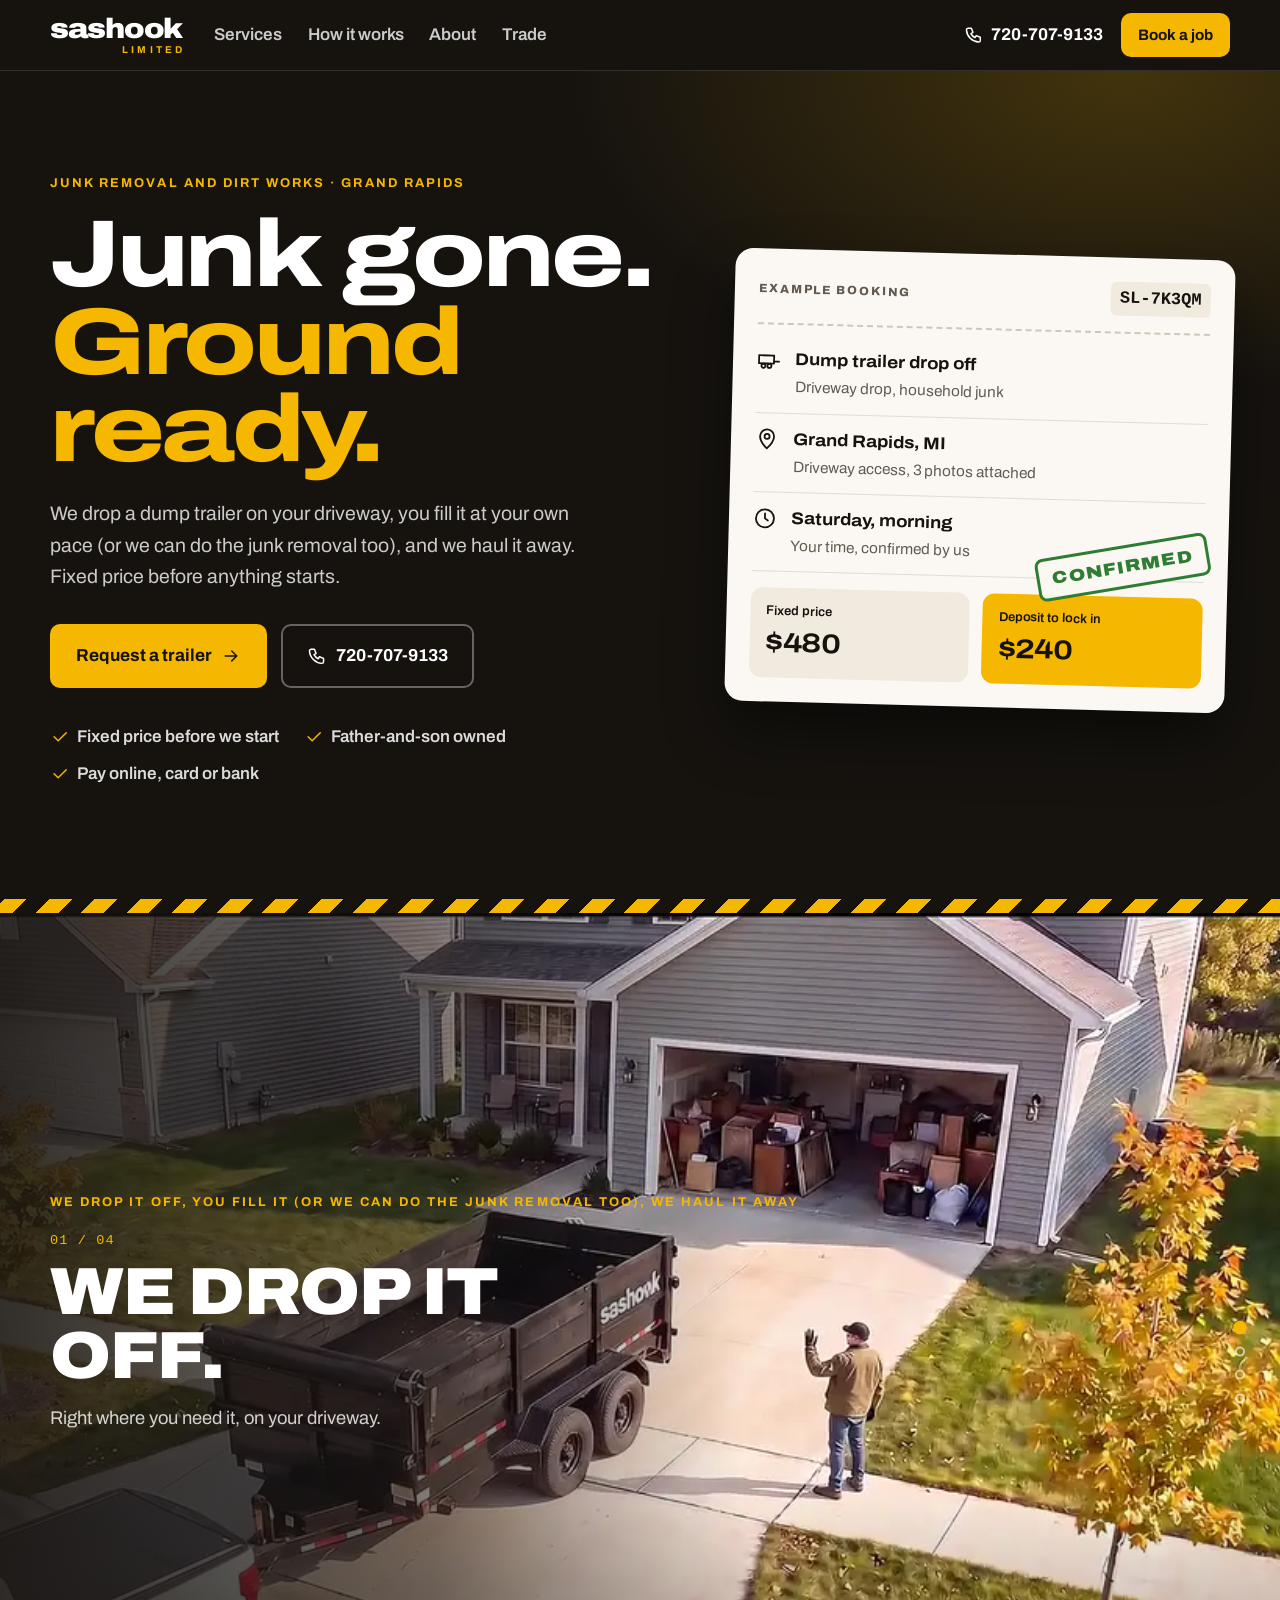
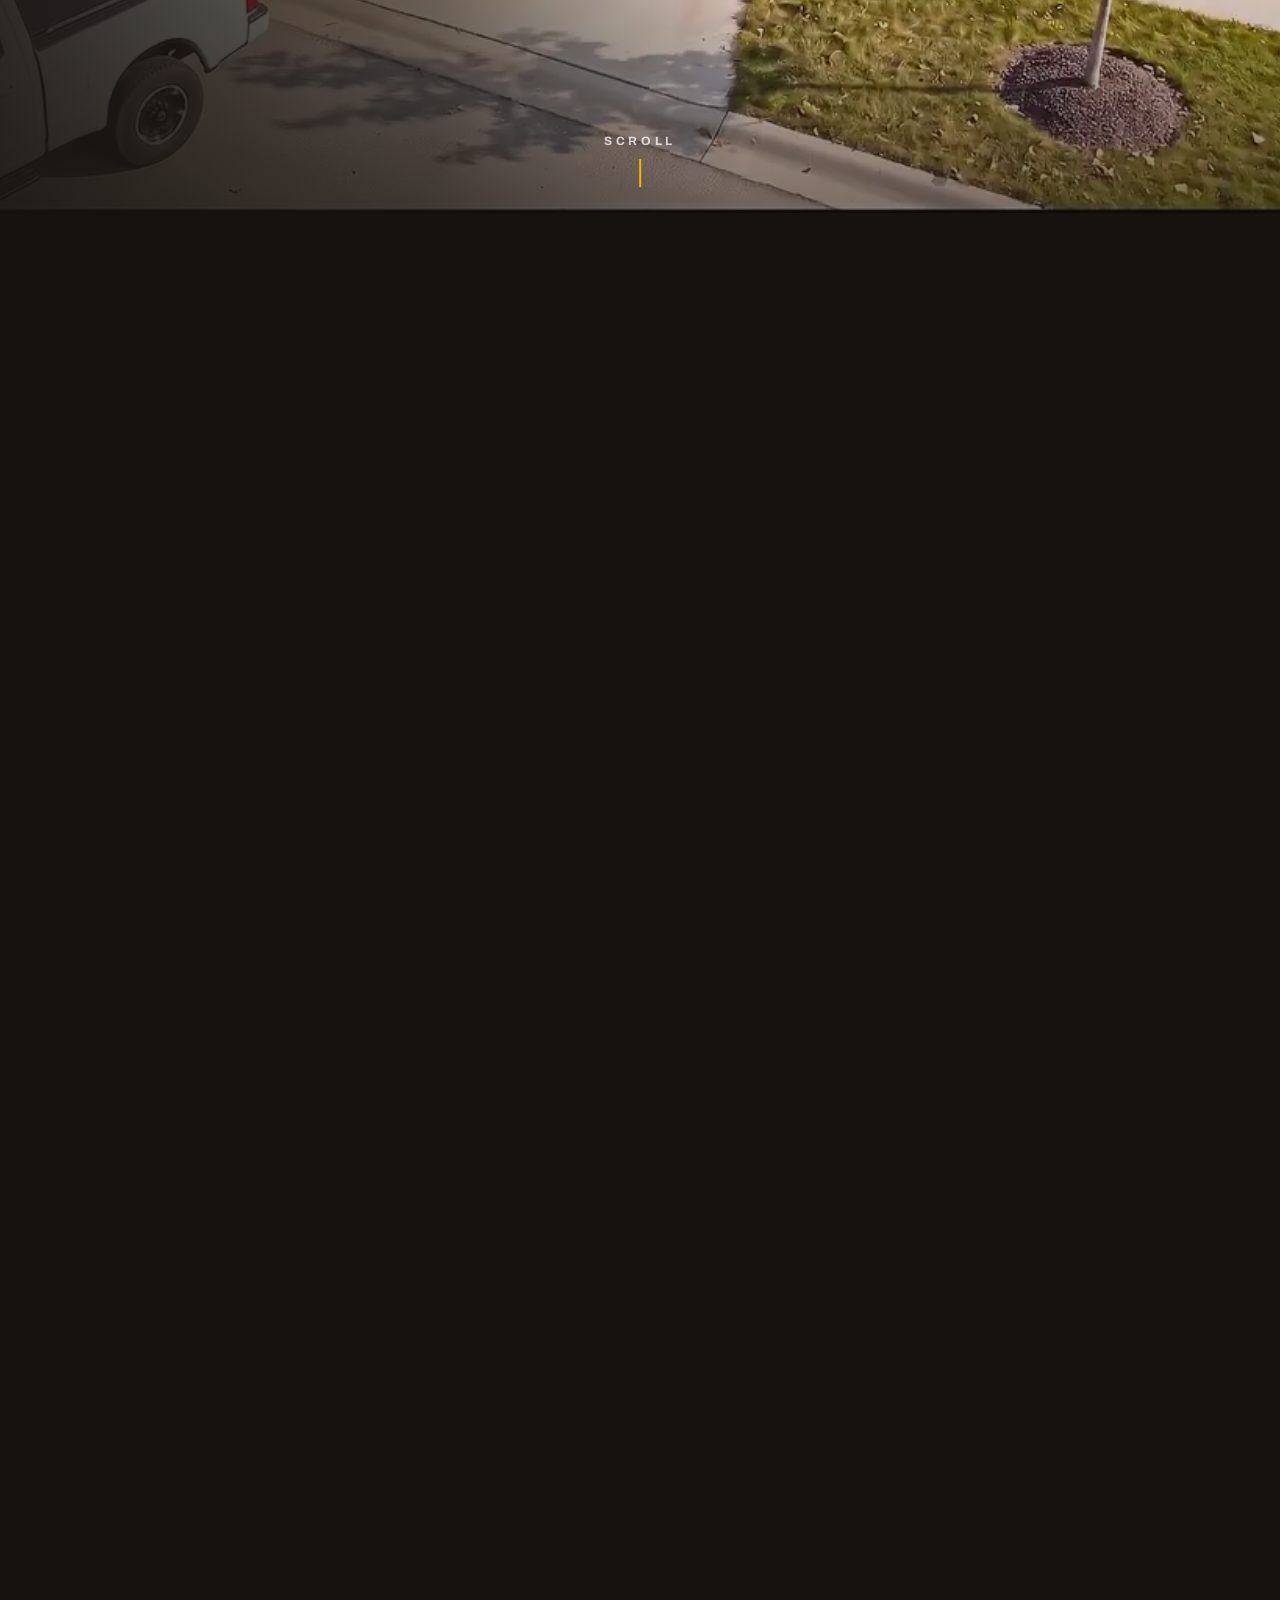
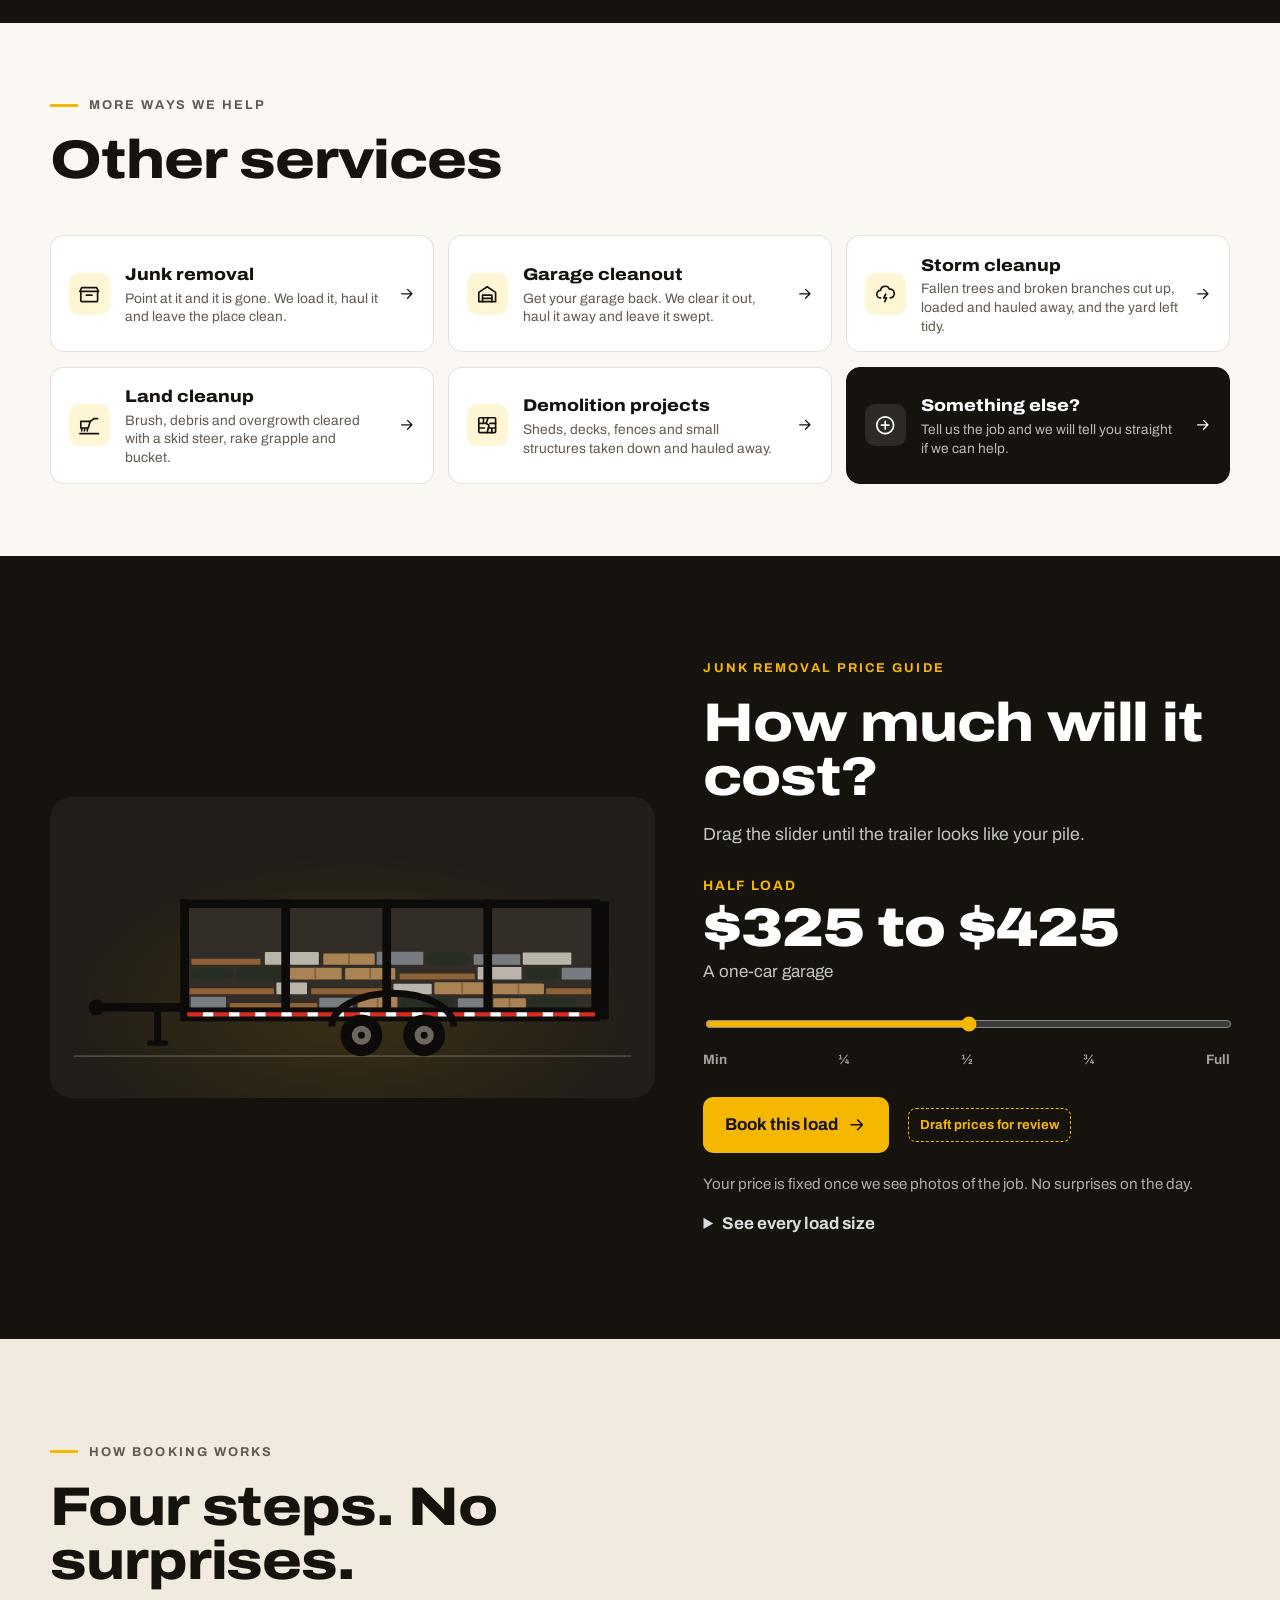
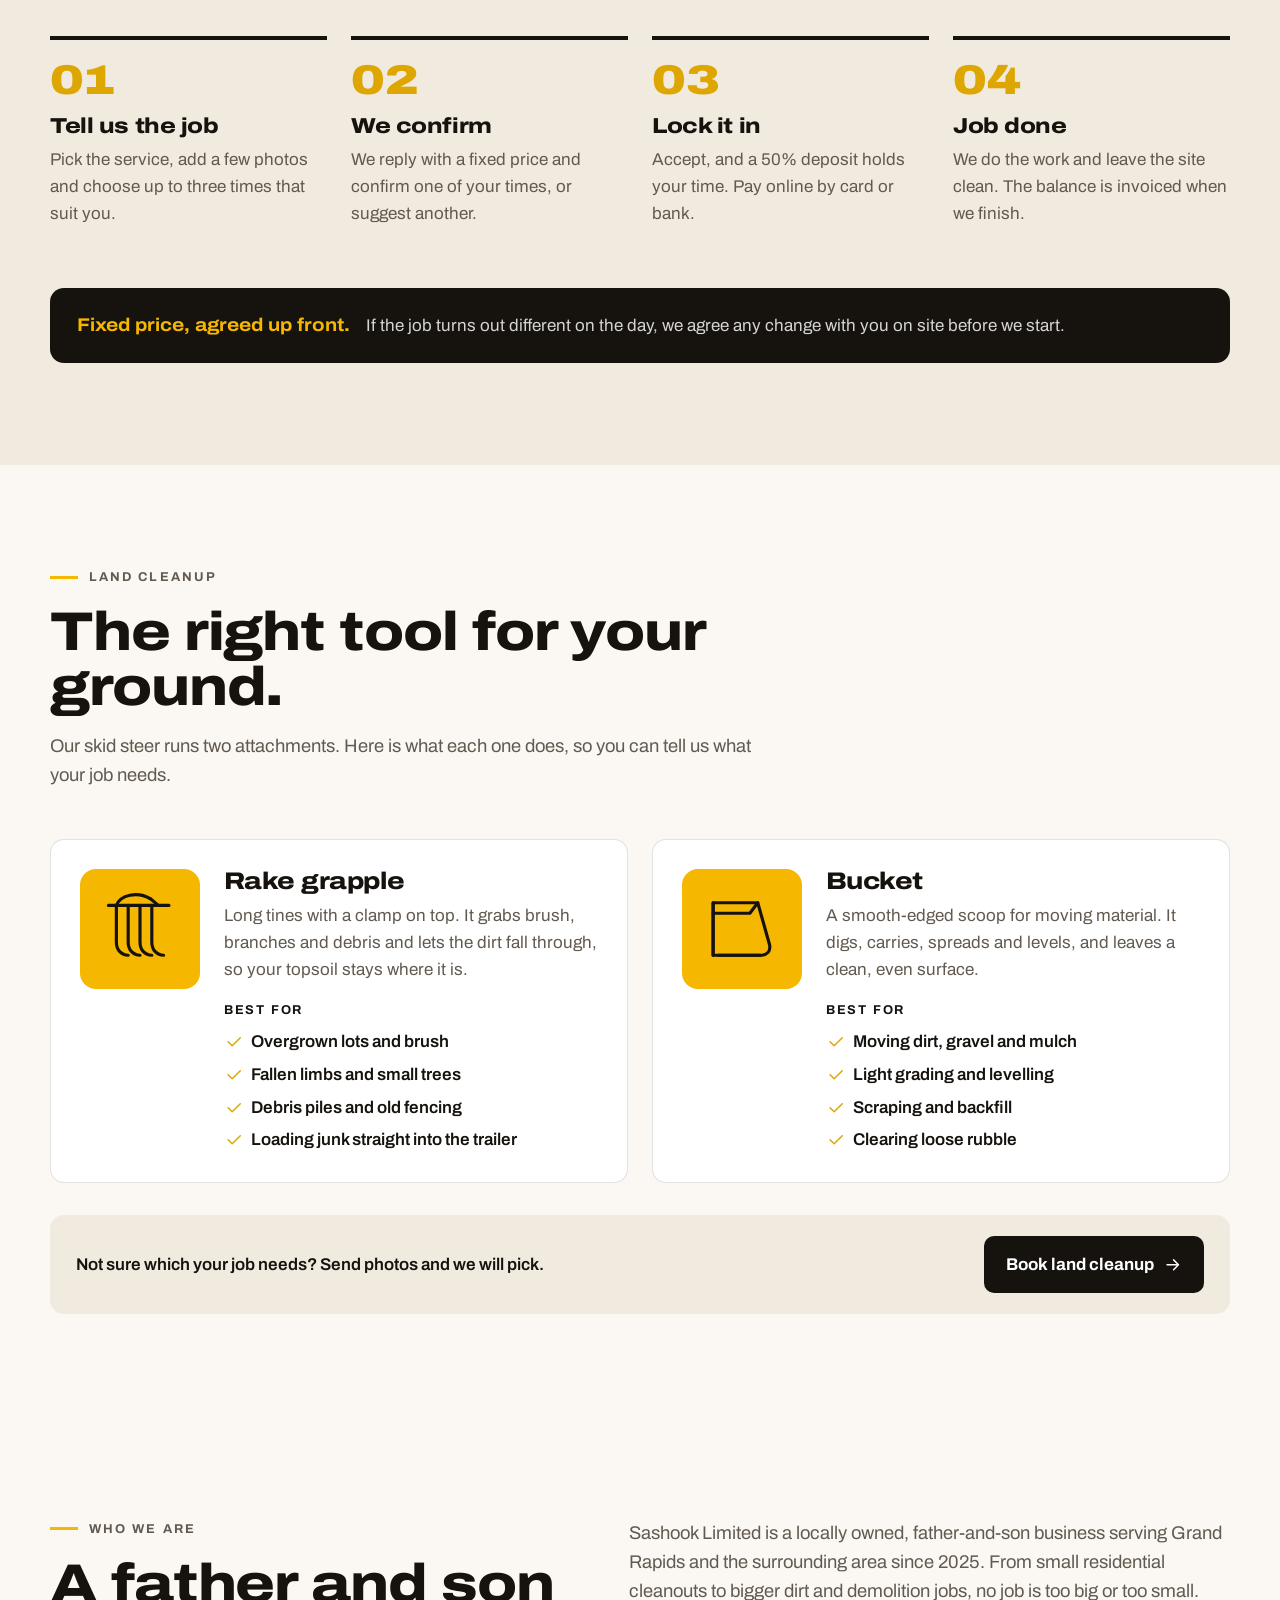
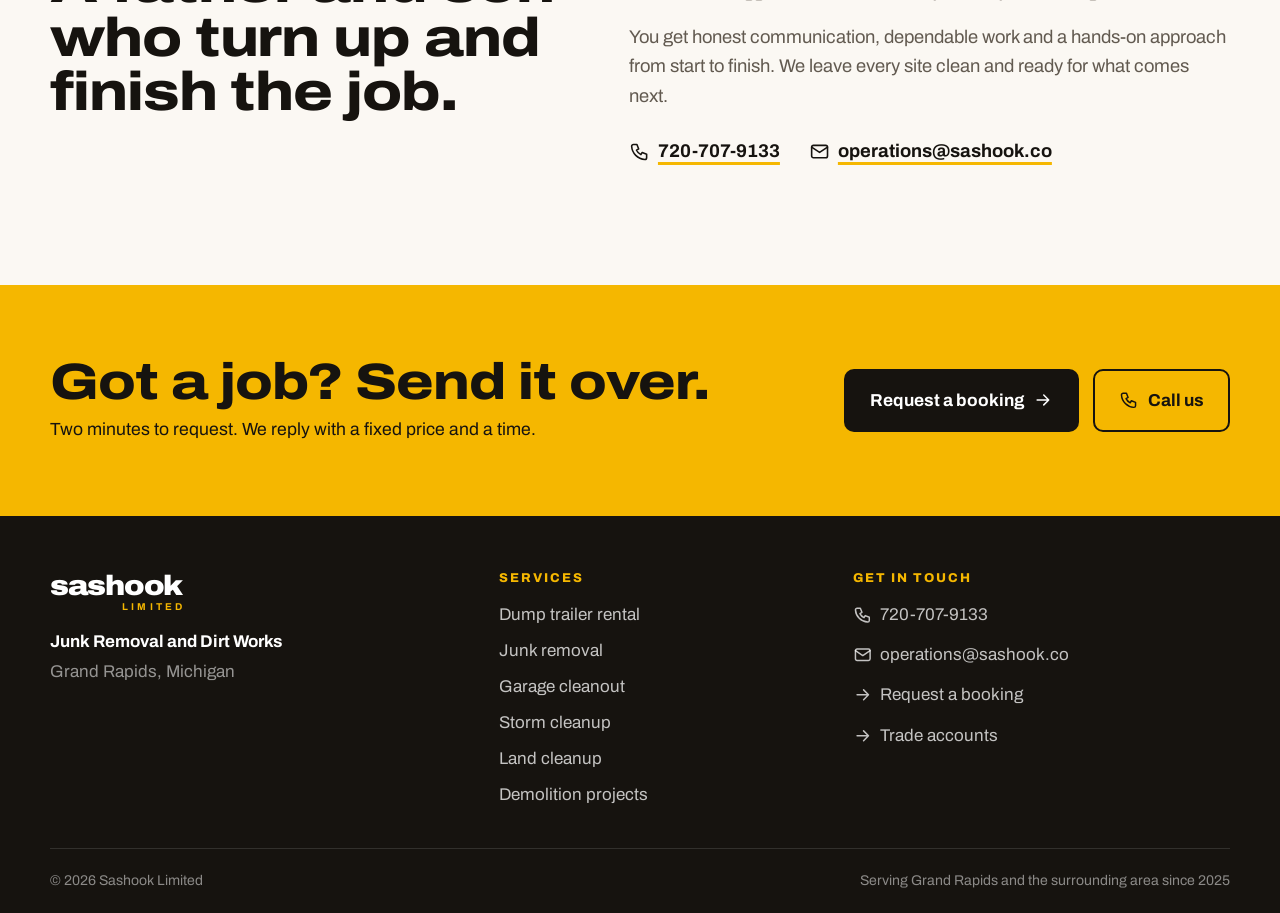
<file: index.html>
<!doctype html>
        <html lang="en">
            <head>
                <meta charset="utf-8" />
                <meta name="viewport" content="width=device-width, initial-scale=1" />
                <title>Sashook Limited | Junk Removal and Dirt Works in Grand Rapids</title>
                <meta name="description" content="Sashook Limited: dump trailer rental, junk removal, garage cleanouts, storm cleanup, land cleanup and demolition across Grand Rapids and the surrounding area. Request a booking online and get a fixed price before we start." />
                
                <link rel="canonical" href="https://sashook.co/" />
                <meta property="og:title" content="Sashook Limited | Junk Removal and Dirt Works in Grand Rapids" />
                <meta property="og:description" content="Sashook Limited: dump trailer rental, junk removal, garage cleanouts, storm cleanup, land cleanup and demolition across Grand Rapids and the surrounding area. Request a booking online and get a fixed price before we start." />
                <meta property="og:type" content="website" />
                <meta name="theme-color" content="#16130f" />
                <link rel="icon" href="/favicon.svg" type="image/svg+xml" />
                <link rel="preconnect" href="https://fonts.googleapis.com" />
                <link rel="preconnect" href="https://fonts.gstatic.com" crossorigin />
                <link rel="stylesheet" href="https://fonts.googleapis.com/css2?family=Archivo:ital,wdth,wght@0,62..125,100..900;1,62..125,100..900&amp;display=swap" />
                <link rel="stylesheet" href="/styles.css" />
                
                <script type="module" src="/home.js"></script>
                <link rel="stylesheet" href="/sections.css" />
            </head>
            <body>
                <a class="skip-link" href="#main">Skip to content</a>
                <header class="site-header">
        <div class="wrap header-row">
            <a class="brand" href="/" aria-label="Sashook Limited, home">
        <span class="brand-name">sashook</span><span class="brand-sub">limited</span>
    </a>
            <nav class="site-nav" aria-label="Main">
                <a href="/#services">Services</a>
                <a href="/#how-it-works">How it works</a>
                <a href="/#about">About</a>
                <a href="/book/">Trade</a>
            </nav>
            <div class="header-actions">
                <a class="header-phone" href="tel:+17207079133"><svg class="icon" viewBox="0 0 24 24" fill="none" stroke="currentColor" stroke-width="1.8" stroke-linecap="round" stroke-linejoin="round" aria-hidden="true"><path d="M5 4h4l2 5-2.5 1.5a11 11 0 0 0 5 5L15 13l5 2v4a2 2 0 0 1-2 2A16 16 0 0 1 3 6a2 2 0 0 1 2-2"/></svg><span>720-707-9133</span></a>
                <a class="button button-yellow button-small" href="/book/">Book a job</a>
            </div>
        </div>
    </header>
                <main id="main"><section class="hero">
        <div class="wrap hero-grid">
            <div class="hero-copy">
                <p class="eyebrow">Junk Removal and Dirt Works &middot; Grand Rapids</p>
                <h1 class="hero-title">Junk gone.<br /><span class="hero-accent">Ground ready.</span></h1>
                <p class="hero-lead">We drop a dump trailer on your driveway, you fill it at your own pace (or we can do the junk removal too), and we haul it away. Fixed price before anything starts.</p>
                <div class="hero-actions">
                    <a class="button button-yellow button-large" href="/book/">Request a trailer <svg class="icon" viewBox="0 0 24 24" fill="none" stroke="currentColor" stroke-width="1.8" stroke-linecap="round" stroke-linejoin="round" aria-hidden="true"><path d="M5 12h14M13 6l6 6-6 6"/></svg></a>
                    <a class="button button-ghost button-large" href="tel:+17207079133"><svg class="icon" viewBox="0 0 24 24" fill="none" stroke="currentColor" stroke-width="1.8" stroke-linecap="round" stroke-linejoin="round" aria-hidden="true"><path d="M5 4h4l2 5-2.5 1.5a11 11 0 0 0 5 5L15 13l5 2v4a2 2 0 0 1-2 2A16 16 0 0 1 3 6a2 2 0 0 1 2-2"/></svg> 720-707-9133</a>
                </div>
                <ul class="hero-points">
                    <li><svg class="icon" viewBox="0 0 24 24" fill="none" stroke="currentColor" stroke-width="1.8" stroke-linecap="round" stroke-linejoin="round" aria-hidden="true"><path d="M5 12l5 5L20 7"/></svg> Fixed price before we start</li>
                    <li><svg class="icon" viewBox="0 0 24 24" fill="none" stroke="currentColor" stroke-width="1.8" stroke-linecap="round" stroke-linejoin="round" aria-hidden="true"><path d="M5 12l5 5L20 7"/></svg> Father-and-son owned</li>
                    <li><svg class="icon" viewBox="0 0 24 24" fill="none" stroke="currentColor" stroke-width="1.8" stroke-linecap="round" stroke-linejoin="round" aria-hidden="true"><path d="M5 12l5 5L20 7"/></svg> Pay online, card or bank</li>
                </ul>
                
            </div>
            <aside class="ticket" aria-label="How a booking looks">
        <div class="ticket-head">
            <span class="ticket-label">Example booking</span>
            <span class="ticket-ref">SL-7K3QM</span>
        </div>
        <div class="ticket-row">
            <svg class="icon" viewBox="0 0 24 24" fill="none" stroke="currentColor" stroke-width="1.8" stroke-linecap="round" stroke-linejoin="round" aria-hidden="true"><path d="M2 7h15v8H2z"/><path d="M17 13h5"/><circle cx="6.5" cy="17.5" r="2"/><circle cx="12.5" cy="17.5" r="2"/></svg>
            <div><strong>Dump trailer drop off</strong><span>Driveway drop, household junk</span></div>
        </div>
        <div class="ticket-row">
            <svg class="icon" viewBox="0 0 24 24" fill="none" stroke="currentColor" stroke-width="1.8" stroke-linecap="round" stroke-linejoin="round" aria-hidden="true"><path d="M12 21s-7-6.5-7-12a7 7 0 0 1 14 0c0 5.5-7 12-7 12z"/><circle cx="12" cy="9" r="2.5"/></svg>
            <div><strong>Grand Rapids, MI</strong><span>Driveway access, 3 photos attached</span></div>
        </div>
        <div class="ticket-row">
            <svg class="icon" viewBox="0 0 24 24" fill="none" stroke="currentColor" stroke-width="1.8" stroke-linecap="round" stroke-linejoin="round" aria-hidden="true"><circle cx="12" cy="12" r="9"/><path d="M12 7v5l3 2"/></svg>
            <div><strong>Saturday, morning</strong><span>Your time, confirmed by us</span></div>
        </div>
        <div class="ticket-price">
            <div><span>Fixed price</span><strong>$480</strong></div>
            <div><span>Deposit to lock in</span><strong>$240</strong></div>
        </div>
        <div class="ticket-stamp">Confirmed</div>
    </aside>
        </div>
        <div class="hazard" aria-hidden="true"></div>
    </section><section
        class="story"
        id="trailer-drop"
        data-story
        data-scene="trailer-drop"
        data-frames="/media/trailer-drop/frame-{n}.webp"
        data-frame-count="228"
        data-focus-x="0.58"
        data-step-frames="1,34,76,174"
        style="--steps:4"
    >
        <div class="story-stage">
            <canvas class="story-canvas" data-story-canvas aria-hidden="true"></canvas>
            <div class="story-shade" aria-hidden="true"></div>
            <div class="wrap story-copy">
                <p class="eyebrow">We drop it off, you fill it (or we can do the junk removal too), we haul it away</p>
                <ol class="story-steps">
                    <li class="story-step is-active" data-story-step>
                                <span class="story-count">01 / 04</span>
                                <h2 class="story-title">We drop it off.</h2>
                                <p class="story-text">Right where you need it, on your driveway.</p>
                                
                            </li><li class="story-step" data-story-step>
                                <span class="story-count">02 / 04</span>
                                <h2 class="story-title">Parked where you want it.</h2>
                                <p class="story-text">Backed in and set down. Then it is yours to fill.</p>
                                
                            </li><li class="story-step" data-story-step>
                                <span class="story-count">03 / 04</span>
                                <h2 class="story-title">You fill it.</h2>
                                <p class="story-text">Household junk, old furniture, the lot, at your own pace. Or we can do the junk removal too.</p>
                                
                            </li><li class="story-step" data-story-step>
                                <span class="story-count">04 / 04</span>
                                <h2 class="story-title">We haul it away.</h2>
                                <p class="story-text">Driveway clear. No pile, no hassle.</p>
                                <a class="button button-yellow" href="/book/">Request a trailer <svg class="icon" viewBox="0 0 24 24" fill="none" stroke="currentColor" stroke-width="1.8" stroke-linecap="round" stroke-linejoin="round" aria-hidden="true"><path d="M5 12h14M13 6l6 6-6 6"/></svg></a>
                            </li>
                </ol>
            </div>
            <div class="story-rail" aria-hidden="true">
                <span class="story-dot is-active" data-story-dot></span><span class="story-dot" data-story-dot></span><span class="story-dot" data-story-dot></span><span class="story-dot" data-story-dot></span>
            </div>
            <p class="story-hint" aria-hidden="true">Scroll</p>
        </div>
        <div class="story-snaps" aria-hidden="true"><span class="story-snap"></span><span class="story-snap"></span><span class="story-snap"></span><span class="story-snap"></span></div>
    </section><section class="section section-tight" id="services">
        <div class="wrap">
            <div class="section-head">
                <p class="eyebrow eyebrow-dark">More ways we help</p>
                <h2 class="section-title">Other services</h2>
            </div>
            <div class="service-pills">
                <a class="service-pill" href="/book/">
                            <span class="service-pill-icon"><svg class="icon" viewBox="0 0 24 24" fill="none" stroke="currentColor" stroke-width="1.8" stroke-linecap="round" stroke-linejoin="round" aria-hidden="true"><rect x="3" y="9" width="18" height="11" rx="1"/><path d="M2 9l2-4h16l2 4"/><path d="M9 13h6"/></svg></span>
                            <span class="service-pill-text"><strong>Junk removal</strong><span>Point at it and it is gone. We load it, haul it and leave the place clean.</span></span>
                            <svg class="icon" viewBox="0 0 24 24" fill="none" stroke="currentColor" stroke-width="1.8" stroke-linecap="round" stroke-linejoin="round" aria-hidden="true"><path d="M5 12h14M13 6l6 6-6 6"/></svg>
                        </a><a class="service-pill" href="/book/">
                            <span class="service-pill-icon"><svg class="icon" viewBox="0 0 24 24" fill="none" stroke="currentColor" stroke-width="1.8" stroke-linecap="round" stroke-linejoin="round" aria-hidden="true"><path d="M3 10l9-6 9 6v10H3z"/><path d="M7 20v-7h10v7"/><path d="M7 16.5h10"/></svg></span>
                            <span class="service-pill-text"><strong>Garage cleanout</strong><span>Get your garage back. We clear it out, haul it away and leave it swept.</span></span>
                            <svg class="icon" viewBox="0 0 24 24" fill="none" stroke="currentColor" stroke-width="1.8" stroke-linecap="round" stroke-linejoin="round" aria-hidden="true"><path d="M5 12h14M13 6l6 6-6 6"/></svg>
                        </a><a class="service-pill" href="/book/">
                            <span class="service-pill-icon"><svg class="icon" viewBox="0 0 24 24" fill="none" stroke="currentColor" stroke-width="1.8" stroke-linecap="round" stroke-linejoin="round" aria-hidden="true"><path d="M7 16a4 4 0 0 1 0-8 5 5 0 0 1 9.6-1.4A3.5 3.5 0 1 1 17.5 16"/><path d="M12.5 12l-2 4h3l-2 4"/></svg></span>
                            <span class="service-pill-text"><strong>Storm cleanup</strong><span>Fallen trees and broken branches cut up, loaded and hauled away, and the yard left tidy.</span></span>
                            <svg class="icon" viewBox="0 0 24 24" fill="none" stroke="currentColor" stroke-width="1.8" stroke-linecap="round" stroke-linejoin="round" aria-hidden="true"><path d="M5 12h14M13 6l6 6-6 6"/></svg>
                        </a><a class="service-pill" href="/book/">
                            <span class="service-pill-icon"><svg class="icon" viewBox="0 0 24 24" fill="none" stroke="currentColor" stroke-width="1.8" stroke-linecap="round" stroke-linejoin="round" aria-hidden="true"><path d="M2 21h20"/><path d="M3 8h10l-2 7H3z"/><path d="M4 15v3M7 15v3M10 15v3"/><path d="M13 8l4-3h4"/></svg></span>
                            <span class="service-pill-text"><strong>Land cleanup</strong><span>Brush, debris and overgrowth cleared with a skid steer, rake grapple and bucket.</span></span>
                            <svg class="icon" viewBox="0 0 24 24" fill="none" stroke="currentColor" stroke-width="1.8" stroke-linecap="round" stroke-linejoin="round" aria-hidden="true"><path d="M5 12h14M13 6l6 6-6 6"/></svg>
                        </a><a class="service-pill" href="/book/">
                            <span class="service-pill-icon"><svg class="icon" viewBox="0 0 24 24" fill="none" stroke="currentColor" stroke-width="1.8" stroke-linecap="round" stroke-linejoin="round" aria-hidden="true"><rect x="3" y="4" width="18" height="16" rx="1"/><path d="M3 10h8M15 10h6M3 15h6M13 15h8M8 4v6M17 15v5"/><path d="M13 4l-2 6 3 2-2 8"/></svg></span>
                            <span class="service-pill-text"><strong>Demolition projects</strong><span>Sheds, decks, fences and small structures taken down and hauled away.</span></span>
                            <svg class="icon" viewBox="0 0 24 24" fill="none" stroke="currentColor" stroke-width="1.8" stroke-linecap="round" stroke-linejoin="round" aria-hidden="true"><path d="M5 12h14M13 6l6 6-6 6"/></svg>
                        </a>
                <a class="service-pill service-pill-dark" href="/book/">
                    <span class="service-pill-icon"><svg class="icon" viewBox="0 0 24 24" fill="none" stroke="currentColor" stroke-width="1.8" stroke-linecap="round" stroke-linejoin="round" aria-hidden="true"><circle cx="12" cy="12" r="9"/><path d="M12 8v8M8 12h8"/></svg></span>
                    <span class="service-pill-text"><strong>Something else?</strong><span>Tell us the job and we will tell you straight if we can help.</span></span>
                    <svg class="icon" viewBox="0 0 24 24" fill="none" stroke="currentColor" stroke-width="1.8" stroke-linecap="round" stroke-linejoin="round" aria-hidden="true"><path d="M5 12h14M13 6l6 6-6 6"/></svg>
                </a>
            </div>
        </div>
    </section><section class="section section-ink" id="estimator">
        <div class="wrap estimator" data-estimator data-loads="[{&quot;key&quot;:&quot;minimum&quot;,&quot;label&quot;:&quot;Minimum&quot;,&quot;fill&quot;:0.1,&quot;price&quot;:&quot;$125 to $175&quot;,&quot;example&quot;:&quot;A sofa, a mattress or a few bags&quot;},{&quot;key&quot;:&quot;quarter&quot;,&quot;label&quot;:&quot;Quarter load&quot;,&quot;fill&quot;:0.25,&quot;price&quot;:&quot;$200 to $275&quot;,&quot;example&quot;:&quot;A small room or a yard waste pile&quot;},{&quot;key&quot;:&quot;half&quot;,&quot;label&quot;:&quot;Half load&quot;,&quot;fill&quot;:0.5,&quot;price&quot;:&quot;$325 to $425&quot;,&quot;example&quot;:&quot;A one-car garage&quot;},{&quot;key&quot;:&quot;three-quarter&quot;,&quot;label&quot;:&quot;Three-quarter load&quot;,&quot;fill&quot;:0.75,&quot;price&quot;:&quot;$450 to $550&quot;,&quot;example&quot;:&quot;A full basement&quot;},{&quot;key&quot;:&quot;full&quot;,&quot;label&quot;:&quot;Full trailer&quot;,&quot;fill&quot;:1,&quot;price&quot;:&quot;$575 to $700&quot;,&quot;example&quot;:&quot;A two-car garage or a remodel&quot;}]">
            <div class="estimator-art"><svg class="trailer-art" viewBox="0 0 640 290" role="img" aria-label="Our dump trailer, cut away to show how full your load is">
        <line class="trailer-ground" x1="0" y1="270" x2="640" y2="270" />
        <path class="trailer-steel" d="M26 214H130" stroke-width="10" stroke-linecap="round" />
        <circle class="trailer-steel-fill" cx="26" cy="214" r="9" />
        <rect class="trailer-steel-fill" x="92" y="214" width="8" height="40" />
        <rect class="trailer-steel-fill" x="84" y="252" width="24" height="6" rx="2" />
        <rect class="trailer-inside" x="128" y="96" width="470" height="124" />
        <g clip-path="url(#trailer-load-clip)"><rect class="load-piece load-metal is-in" data-level="0.1" style="--i:0" x="133.98489902867004" y="201.763764052419" width="40.5230386024341" height="14.236235947581008" rx="1" /><rect class="load-piece load-board is-in" data-level="0.1" style="--i:1" x="178.89558354346082" y="209" width="100.21531263366342" height="7" rx="1" /><rect class="load-piece load-metal is-in" data-level="0.1" style="--i:2" x="281.5902969338931" y="202.8754769274965" width="38.36241792887449" height="13.124523072503507" rx="1" /><g class="load-piece load-box is-in" data-level="0.1" style="--i:3"><rect x="325.68321920884773" y="201.641754174605" width="45.65994044020772" height="14.358245825394988" rx="1.5" /><path d="M348.5131894289516 201.641754174605v14.358245825394988" /></g><rect class="load-piece load-bag is-in" data-level="0.1" style="--i:4" x="374.56843922799453" y="203.50423734798096" width="60.94985817745328" height="12.495762652019039" rx="6.247881326009519" /><rect class="load-piece load-metal is-in" data-level="0.1" style="--i:5" x="440.7135498528369" y="203.50796830910258" width="36.48757401946932" height="12.49203169089742" rx="1" /><g class="load-piece load-box is-in" data-level="0.1" style="--i:6"><rect x="481.35506745195016" y="203.60713032446802" width="37.41731046047062" height="12.392869675531983" rx="1.5" /><path d="M500.06372268218547 203.60713032446802v12.392869675531983" /></g><rect class="load-piece load-bag is-in" data-level="0.1" style="--i:7" x="521.184350003954" y="202.95779669098556" width="55.87636305671185" height="13.04220330901444" rx="6.52110165450722" /><rect class="load-piece load-board is-in" data-level="0.25" style="--i:8" x="132.73375042900443" y="192" width="96.7819652450271" height="7" rx="1" /><rect class="load-piece load-drywall is-in" data-level="0.25" style="--i:9" x="232.3639884260483" y="185.51225849916227" width="35.114648127928376" height="13.487741500837728" rx="1" /><rect class="load-piece load-board is-in" data-level="0.25" style="--i:10" x="272.36584879504517" y="192" width="88.33184551214799" height="7" rx="1" /><rect class="load-piece load-drywall is-in" data-level="0.25" style="--i:11" x="366.69625783897936" y="186.72965236590244" width="43.95687574893236" height="12.270347634097561" rx="1" /><g class="load-piece load-box is-in" data-level="0.25" style="--i:12"><rect x="413.6948115658015" y="185.01779614505358" width="63.90084897726774" height="13.98220385494642" rx="1.5" /><path d="M445.6452360544354 185.01779614505358v13.98220385494642" /></g><g class="load-piece load-box is-in" data-level="0.25" style="--i:13"><rect x="480.8362383209169" y="186.53345194412395" width="58.69907634705305" height="12.466548055876046" rx="1.5" /><path d="M510.1857764944434 186.53345194412395v12.466548055876046" /></g><rect class="load-piece load-board is-in" data-level="0.25" style="--i:14" x="542.0321990475059" y="192" width="51.967800952494144" height="7" rx="1" /><rect class="load-piece load-bag is-in" data-level="0.38" style="--i:15" x="134.31260576611385" y="168.94878928479739" width="47.956735365092754" height="13.051210715202615" rx="6.525605357601307" /><rect class="load-piece load-bag is-in" data-level="0.38" style="--i:16" x="186.41560047632083" y="167.53070339909755" width="57.88692946638912" height="14.469296600902453" rx="7.2346483004512265" /><g class="load-piece load-box is-in" data-level="0.38" style="--i:17"><rect x="246.64604590507224" y="168.4550163121894" width="60.656995821744204" height="13.5449836878106" rx="1.5" /><path d="M276.97454381594434 168.4550163121894v13.5449836878106" /></g><g class="load-piece load-box is-in" data-level="0.38" style="--i:18"><rect x="311.27188130421564" y="168.80679982691072" width="57.5266111465171" height="13.19320017308928" rx="1.5" /><path d="M340.0351868774742 168.80679982691072v13.19320017308928" /></g><rect class="load-piece load-board is-in" data-level="0.38" style="--i:19" x="373.9549426292069" y="175" width="86.12786547048017" height="7" rx="1" /><rect class="load-piece load-drywall is-in" data-level="0.38" style="--i:20" x="463.39291870966554" y="167.4853537727613" width="50.33303917106241" height="14.5146462272387" rx="1" /><rect class="load-piece load-bag is-in" data-level="0.38" style="--i:21" x="518.8419367019087" y="168.4238556015771" width="37.9126381482929" height="13.576144398422912" rx="6.788072199211456" /><rect class="load-piece load-metal is-in" data-level="0.38" style="--i:22" x="559.9268523557112" y="168.56050112540834" width="34.07314764428884" height="13.439498874591663" rx="1" /><rect class="load-piece load-board is-in" data-level="0.5" style="--i:23" x="134.8114958773367" y="158" width="79.22893732786179" height="7" rx="1" /><rect class="load-piece load-drywall is-in" data-level="0.5" style="--i:24" x="219.12333594588563" y="150.41982868965715" width="61.90913318283856" height="14.580171310342848" rx="1" /><g class="load-piece load-box is-in" data-level="0.5" style="--i:25"><rect x="286.1711360695772" y="151.97700921515934" width="59.09479598701" height="13.022990784840658" rx="1.5" /><path d="M315.7185340630822 151.97700921515934v13.022990784840658" /></g><rect class="load-piece load-metal is-in" data-level="0.5" style="--i:26" x="347.4925869437866" y="150.24443980841897" width="53.5518430089578" height="14.755560191581026" rx="1" /><rect class="load-piece load-bag is-in" data-level="0.5" style="--i:27" x="406.35904009407386" y="150.29950995440595" width="47.287239423953" height="14.700490045594051" rx="7.350245022797026" /><rect class="load-piece load-metal is-in" data-level="0.5" style="--i:28" x="458.8386680702679" y="152.94337993045337" width="53.45092952158302" height="12.056620069546625" rx="1" /><rect class="load-piece load-drywall is-in" data-level="0.5" style="--i:29" x="515.1830144491978" y="150.82601361069828" width="55.77365692332387" height="14.173986389301717" rx="1" /><rect class="load-piece load-board" data-level="0.63" style="--i:30" x="136.82024447852746" y="141" width="102.67072815215215" height="7" rx="1" /><rect class="load-piece load-board" data-level="0.63" style="--i:31" x="243.04064065311104" y="141" width="95.3471604315564" height="7" rx="1" /><rect class="load-piece load-bag" data-level="0.63" style="--i:32" x="340.60622654948384" y="133.3494585172739" width="48.121563982218504" height="14.650541482726112" rx="7.325270741363056" /><rect class="load-piece load-board" data-level="0.63" style="--i:33" x="391.43607878591865" y="141" width="101.71365156304091" height="7" rx="1" /><rect class="load-piece load-board" data-level="0.63" style="--i:34" x="497.89899463485926" y="141" width="96.10100536514074" height="7" rx="1" /><rect class="load-piece load-drywall" data-level="0.75" style="--i:35" x="137.98142200754955" y="117.54628408001736" width="30.87910169083625" height="13.453715919982642" rx="1" /><rect class="load-piece load-board" data-level="0.75" style="--i:36" x="172.06065072165802" y="124" width="74.36746142804623" height="7" rx="1" /><g class="load-piece load-box" data-level="0.75" style="--i:37"><rect x="251.052716022823" y="117.53820334002376" width="42.251786325126886" height="13.461796659976244" rx="1.5" /><path d="M272.17860918538645 117.53820334002376v13.461796659976244" /></g><g class="load-piece load-box" data-level="0.75" style="--i:38"><rect x="297.66867341054603" y="118.45933096297085" width="49.4057370275259" height="12.540669037029147" rx="1.5" /><path d="M322.371541924309 118.45933096297085v12.540669037029147" /></g><rect class="load-piece load-metal" data-level="0.75" style="--i:39" x="352.30868695722893" y="118.46943828649819" width="30.056094747036695" height="12.530561713501811" rx="1" /><g class="load-piece load-box" data-level="0.75" style="--i:40"><rect x="387.6811523004435" y="118.32185446913354" width="31.839313969016075" height="12.678145530866459" rx="1.5" /><path d="M403.60080928495154 118.32185446913354v12.678145530866459" /></g><rect class="load-piece load-metal" data-level="0.75" style="--i:41" x="424.0738259940408" y="117.48768053227104" width="49.346898154355586" height="13.512319467728958" rx="1" /><rect class="load-piece load-board" data-level="0.75" style="--i:42" x="477.5901618632488" y="124" width="91.47812469629571" height="7" rx="1" /><rect class="load-piece load-drywall" data-level="0.88" style="--i:43" x="135.72288645710796" y="101.53667926113121" width="36.46221050620079" height="12.463320738868788" rx="1" /><rect class="load-piece load-board" data-level="0.88" style="--i:44" x="175.4729755418375" y="107" width="73.75135907670483" height="7" rx="1" /><rect class="load-piece load-board" data-level="0.88" style="--i:45" x="251.291557403747" y="107" width="97.70068837562576" height="7" rx="1" /><rect class="load-piece load-metal" data-level="0.88" style="--i:46" x="354.8328357618302" y="99.13961421581917" width="42.7378147020936" height="14.860385784180835" rx="1" /><rect class="load-piece load-drywall" data-level="0.88" style="--i:47" x="401.0231528254226" y="101.2406839672476" width="31.624237879179418" height="12.759316032752395" rx="1" /><rect class="load-piece load-board" data-level="0.88" style="--i:48" x="437.52048782259226" y="107" width="105.4205198935233" height="7" rx="1" /><rect class="load-piece load-drywall" data-level="0.88" style="--i:49" x="547.081990357954" y="100.89334625657648" width="30.770625228993595" height="13.106653743423522" rx="1" /><g class="load-piece load-box" data-level="1" style="--i:50"><rect x="174.61625642329454" y="83.3117506802082" width="42.42233005911112" height="13.688249319791794" rx="1.5" /><path d="M195.8274214528501 83.3117506802082v13.688249319791794" /></g><rect class="load-piece load-metal" data-level="1" style="--i:51" x="222.65653243567795" y="84.7237690424081" width="35.11965539306402" height="12.276230957591906" rx="1" /><rect class="load-piece load-bag" data-level="1" style="--i:52" x="259.9133189609274" y="82.89181584003381" width="53.28431007731706" height="14.108184159966186" rx="7.054092079983093" /><rect class="load-piece load-board" data-level="1" style="--i:53" x="318.3602137975395" y="90" width="77.0533714722842" height="7" rx="1" /><rect class="load-piece load-metal" data-level="1" style="--i:54" x="399.9820643523708" y="83.05047654919326" width="51.553646695800126" height="13.949523450806737" rx="1" /><g class="load-piece load-box" data-level="1" style="--i:55"><rect x="456.06211824528873" y="83.61027920315973" width="37.20677105896175" height="13.389720796840265" rx="1.5" /><path d="M474.6655037747696 83.61027920315973v13.389720796840265" /></g><g class="load-piece load-box" data-level="1" style="--i:56"><rect x="498.40110367909074" y="84.39393427595496" width="31.373763654381037" height="12.606065724045038" rx="1.5" /><path d="M514.0879855062813 84.39393427595496v12.606065724045038" /></g><rect class="load-piece load-metal" data-level="1" style="--i:57" x="245.2724715685472" y="67.77341592661105" width="62.18352590594441" height="12.226584073388949" rx="1" /><g class="load-piece load-box" data-level="1" style="--i:58"><rect x="312.78627789672464" y="65.38366798171774" width="31.359654312953353" height="14.616332018282264" rx="1.5" /><path d="M328.4661050532013 65.38366798171774v14.616332018282264" /></g><rect class="load-piece load-board" data-level="1" style="--i:59" x="348.30746733397245" y="73" width="111.45643814699724" height="7" rx="1" /></g>
        <rect class="trailer-wall" x="128" y="100" width="470" height="116" />
        <rect class="trailer-steel-fill" x="122" y="90" width="482" height="10" rx="3" />
        <rect class="trailer-steel-fill" x="122" y="90" width="10" height="132" /><rect class="trailer-steel-fill" x="238" y="90" width="10" height="132" /><rect class="trailer-steel-fill" x="354" y="90" width="10" height="132" /><rect class="trailer-steel-fill" x="470" y="90" width="10" height="132" /><rect class="trailer-steel-fill" x="594" y="90" width="10" height="132" />
        <rect class="trailer-steel-fill" x="122" y="214" width="482" height="16" />
        <line class="trailer-tape-red" x1="130" y1="222" x2="598" y2="222" />
        <line class="trailer-tape-white" x1="130" y1="222" x2="598" y2="222" />
        <rect class="trailer-steel-fill" x="604" y="92" width="10" height="136" rx="2" />
        <path class="trailer-steel" d="M296 236a44 24 0 0 1 140 0" stroke-width="8" fill="none" />
        <circle class="trailer-steel-fill" cx="330" cy="246" r="24" /><circle class="trailer-rim" cx="330" cy="246" r="11" /><circle
                        class="trailer-steel-fill"
                        cx="330"
                        cy="246"
                        r="4"
                    /><circle class="trailer-steel-fill" cx="402" cy="246" r="24" /><circle class="trailer-rim" cx="402" cy="246" r="11" /><circle
                        class="trailer-steel-fill"
                        cx="402"
                        cy="246"
                        r="4"
                    />
        <defs>
            <clipPath id="trailer-load-clip"><rect x="130" y="40" width="466" height="176" /></clipPath>
        </defs>
    </svg></div>
            <div class="estimator-panel">
                <p class="eyebrow">Junk removal price guide</p>
                <h2 class="section-title">How much will it cost?</h2>
                <p class="estimator-intro">Drag the slider until the trailer looks like your pile.</p>
                <div class="estimator-readout" aria-live="polite">
        <span class="estimator-label" data-estimate-label>Half load</span>
        <strong class="estimator-price" data-estimate-price>$325 to $425</strong>
        <span class="estimator-example" data-estimate-example>A one-car garage</span>
    </div>
                <input
                    class="estimator-range"
                    type="range"
                    min="0"
                    max="4"
                    step="1"
                    value="2"
                    data-estimate-range
                    aria-label="Load size"
                />
                <div class="estimator-ticks" aria-hidden="true"><span>Min</span><span>&frac14;</span><span>&frac12;</span><span>&frac34;</span><span>Full</span></div>
                <div class="estimator-actions">
                    <a class="button button-yellow" href="/book/" data-estimate-book>Book this load <svg class="icon" viewBox="0 0 24 24" fill="none" stroke="currentColor" stroke-width="1.8" stroke-linecap="round" stroke-linejoin="round" aria-hidden="true"><path d="M5 12h14M13 6l6 6-6 6"/></svg></a>
                    <span class="draft-badge">Draft prices for review</span>
                </div>
                <p class="estimator-note">Your price is fixed once we see photos of the job. No surprises on the day.</p>
                <details class="estimator-list">
        <summary>See every load size</summary>
        <table>
            <tbody>
                <tr>
                            <th scope="row">Minimum</th>
                            <td>A sofa, a mattress or a few bags</td>
                            <td>$125 to $175</td>
                        </tr><tr>
                            <th scope="row">Quarter load</th>
                            <td>A small room or a yard waste pile</td>
                            <td>$200 to $275</td>
                        </tr><tr>
                            <th scope="row">Half load</th>
                            <td>A one-car garage</td>
                            <td>$325 to $425</td>
                        </tr><tr>
                            <th scope="row">Three-quarter load</th>
                            <td>A full basement</td>
                            <td>$450 to $550</td>
                        </tr><tr>
                            <th scope="row">Full trailer</th>
                            <td>A two-car garage or a remodel</td>
                            <td>$575 to $700</td>
                        </tr>
            </tbody>
        </table>
    </details>
            </div>
        </div>
    </section><section class="section section-sand" id="how-it-works">
        <div class="wrap">
            <div class="section-head">
                <p class="eyebrow eyebrow-dark">How booking works</p>
                <h2 class="section-title">Four steps. No surprises.</h2>
            </div>
            <ol class="steps">
                <li class="step">
                            <span class="step-number">01</span>
                            <h3>Tell us the job</h3>
                            <p>Pick the service, add a few photos and choose up to three times that suit you.</p>
                        </li><li class="step">
                            <span class="step-number">02</span>
                            <h3>We confirm</h3>
                            <p>We reply with a fixed price and confirm one of your times, or suggest another.</p>
                        </li><li class="step">
                            <span class="step-number">03</span>
                            <h3>Lock it in</h3>
                            <p>Accept, and a 50% deposit holds your time. Pay online by card or bank.</p>
                        </li><li class="step">
                            <span class="step-number">04</span>
                            <h3>Job done</h3>
                            <p>We do the work and leave the site clean. The balance is invoiced when we finish.</p>
                        </li>
            </ol>
            <div class="promise">
                <strong>Fixed price, agreed up front.</strong>
                <span>If the job turns out different on the day, we agree any change with you on site before we start.</span>
            </div>
        </div>
    </section><section class="section" id="land-cleanup">
        <div class="wrap">
            <div class="section-head">
                <p class="eyebrow eyebrow-dark">Land cleanup</p>
                <h2 class="section-title">The right tool for your ground.</h2>
                <p class="section-lead">Our skid steer runs two attachments. Here is what each one does, so you can tell us what your job needs.</p>
            </div>
            <div class="attachment-grid">
                <article class="attachment-card">
                            <div class="attachment-figure"><svg class="attachment-drawing" viewBox="0 0 64 64" fill="none" stroke="currentColor" stroke-width="2.4" stroke-linecap="round" stroke-linejoin="round" aria-hidden="true"><path d="M8 14h46"/><path d="M14 14c3-8 16-11 26-5"/><path d="M40 9l6 5"/><path d="M14 14v28c0 6 4 10 9 10"/><path d="M23 14v28c0 6 4 10 9 10"/><path d="M32 14v28c0 6 4 10 9 10"/><path d="M41 14v28c0 6 4 10 9 10"/></svg></div>
                            <div>
                                <h3>Rake grapple</h3>
                                <p>Long tines with a clamp on top. It grabs brush, branches and debris and lets the dirt fall through, so your topsoil stays where it is.</p>
                                <h4>Best for</h4>
                                <ul class="attachment-uses">
                                    <li><svg class="icon" viewBox="0 0 24 24" fill="none" stroke="currentColor" stroke-width="1.8" stroke-linecap="round" stroke-linejoin="round" aria-hidden="true"><path d="M5 12l5 5L20 7"/></svg> Overgrown lots and brush</li><li><svg class="icon" viewBox="0 0 24 24" fill="none" stroke="currentColor" stroke-width="1.8" stroke-linecap="round" stroke-linejoin="round" aria-hidden="true"><path d="M5 12l5 5L20 7"/></svg> Fallen limbs and small trees</li><li><svg class="icon" viewBox="0 0 24 24" fill="none" stroke="currentColor" stroke-width="1.8" stroke-linecap="round" stroke-linejoin="round" aria-hidden="true"><path d="M5 12l5 5L20 7"/></svg> Debris piles and old fencing</li><li><svg class="icon" viewBox="0 0 24 24" fill="none" stroke="currentColor" stroke-width="1.8" stroke-linecap="round" stroke-linejoin="round" aria-hidden="true"><path d="M5 12l5 5L20 7"/></svg> Loading junk straight into the trailer</li>
                                </ul>
                            </div>
                        </article><article class="attachment-card">
                            <div class="attachment-figure"><svg class="attachment-drawing" viewBox="0 0 64 64" fill="none" stroke="currentColor" stroke-width="2.4" stroke-linecap="round" stroke-linejoin="round" aria-hidden="true"><path d="M10 12h34l9 32c1 5-2 8-7 8H10z"/><path d="M10 12v40"/><path d="M14 52h32"/><path d="M44 12l-6 8H10"/></svg></div>
                            <div>
                                <h3>Bucket</h3>
                                <p>A smooth-edged scoop for moving material. It digs, carries, spreads and levels, and leaves a clean, even surface.</p>
                                <h4>Best for</h4>
                                <ul class="attachment-uses">
                                    <li><svg class="icon" viewBox="0 0 24 24" fill="none" stroke="currentColor" stroke-width="1.8" stroke-linecap="round" stroke-linejoin="round" aria-hidden="true"><path d="M5 12l5 5L20 7"/></svg> Moving dirt, gravel and mulch</li><li><svg class="icon" viewBox="0 0 24 24" fill="none" stroke="currentColor" stroke-width="1.8" stroke-linecap="round" stroke-linejoin="round" aria-hidden="true"><path d="M5 12l5 5L20 7"/></svg> Light grading and levelling</li><li><svg class="icon" viewBox="0 0 24 24" fill="none" stroke="currentColor" stroke-width="1.8" stroke-linecap="round" stroke-linejoin="round" aria-hidden="true"><path d="M5 12l5 5L20 7"/></svg> Scraping and backfill</li><li><svg class="icon" viewBox="0 0 24 24" fill="none" stroke="currentColor" stroke-width="1.8" stroke-linecap="round" stroke-linejoin="round" aria-hidden="true"><path d="M5 12l5 5L20 7"/></svg> Clearing loose rubble</li>
                                </ul>
                            </div>
                        </article>
            </div>
            <p class="attachment-cta">
                <span>Not sure which your job needs? Send photos and we will pick.</span>
                <a class="button button-dark" href="/book/">Book land cleanup <svg class="icon" viewBox="0 0 24 24" fill="none" stroke="currentColor" stroke-width="1.8" stroke-linecap="round" stroke-linejoin="round" aria-hidden="true"><path d="M5 12h14M13 6l6 6-6 6"/></svg></a>
            </p>
        </div>
    </section><section class="section" id="about">
        <div class="wrap about-grid">
            <div>
                <p class="eyebrow eyebrow-dark">Who we are</p>
                <h2 class="section-title">A father and son who turn up and finish the job.</h2>
            </div>
            <div class="about-copy">
                <p>
                    Sashook Limited is a locally owned, father-and-son business serving Grand Rapids and the surrounding area since 2025. From small residential cleanouts
                    to bigger dirt and demolition jobs, no job is too big or too small.
                </p>
                <p>
                    You get honest communication, dependable work and a hands-on approach from start to finish. We leave every site clean and ready for what comes next.
                </p>
                <p class="about-contact">
                    <a href="tel:+17207079133"><svg class="icon" viewBox="0 0 24 24" fill="none" stroke="currentColor" stroke-width="1.8" stroke-linecap="round" stroke-linejoin="round" aria-hidden="true"><path d="M5 4h4l2 5-2.5 1.5a11 11 0 0 0 5 5L15 13l5 2v4a2 2 0 0 1-2 2A16 16 0 0 1 3 6a2 2 0 0 1 2-2"/></svg> 720-707-9133</a>
                    <a href="mailto:operations@sashook.co"><svg class="icon" viewBox="0 0 24 24" fill="none" stroke="currentColor" stroke-width="1.8" stroke-linecap="round" stroke-linejoin="round" aria-hidden="true"><rect x="3" y="5" width="18" height="14" rx="2"/><path d="M3 7l9 6 9-6"/></svg> operations@sashook.co</a>
                </p>
            </div>
        </div>
    </section><section class="closing">
        <div class="wrap closing-row">
            <div>
                <h2 class="closing-title">Got a job? Send it over.</h2>
                <p>Two minutes to request. We reply with a fixed price and a time.</p>
            </div>
            <div class="closing-actions">
                <a class="button button-dark button-large" href="/book/">Request a booking <svg class="icon" viewBox="0 0 24 24" fill="none" stroke="currentColor" stroke-width="1.8" stroke-linecap="round" stroke-linejoin="round" aria-hidden="true"><path d="M5 12h14M13 6l6 6-6 6"/></svg></a>
                <a class="button button-outline-dark button-large" href="tel:+17207079133"><svg class="icon" viewBox="0 0 24 24" fill="none" stroke="currentColor" stroke-width="1.8" stroke-linecap="round" stroke-linejoin="round" aria-hidden="true"><path d="M5 4h4l2 5-2.5 1.5a11 11 0 0 0 5 5L15 13l5 2v4a2 2 0 0 1-2 2A16 16 0 0 1 3 6a2 2 0 0 1 2-2"/></svg> Call us</a>
            </div>
        </div>
    </section></main>
                <footer class="site-footer">
        <div class="wrap footer-grid">
            <div>
                <a class="brand" href="/" aria-label="Sashook Limited, home">
        <span class="brand-name">sashook</span><span class="brand-sub">limited</span>
    </a>
                <p class="footer-tagline">Junk Removal and Dirt Works</p>
                <p class="footer-muted">Grand Rapids, Michigan</p>
            </div>
            <div>
                <h2 class="footer-heading">Services</h2>
                <ul class="footer-list">
                    <li><a href="/book/">Dump trailer rental</a></li><li><a href="/book/">Junk removal</a></li><li><a href="/book/">Garage cleanout</a></li><li><a href="/book/">Storm cleanup</a></li><li><a href="/book/">Land cleanup</a></li><li><a href="/book/">Demolition projects</a></li>
                </ul>
            </div>
            <div>
                <h2 class="footer-heading">Get in touch</h2>
                <ul class="footer-list">
                    <li><a href="tel:+17207079133"><svg class="icon" viewBox="0 0 24 24" fill="none" stroke="currentColor" stroke-width="1.8" stroke-linecap="round" stroke-linejoin="round" aria-hidden="true"><path d="M5 4h4l2 5-2.5 1.5a11 11 0 0 0 5 5L15 13l5 2v4a2 2 0 0 1-2 2A16 16 0 0 1 3 6a2 2 0 0 1 2-2"/></svg> 720-707-9133</a></li>
                    <li><a href="mailto:operations@sashook.co"><svg class="icon" viewBox="0 0 24 24" fill="none" stroke="currentColor" stroke-width="1.8" stroke-linecap="round" stroke-linejoin="round" aria-hidden="true"><rect x="3" y="5" width="18" height="14" rx="2"/><path d="M3 7l9 6 9-6"/></svg> operations@sashook.co</a></li>
                    <li><a href="/book/"><svg class="icon" viewBox="0 0 24 24" fill="none" stroke="currentColor" stroke-width="1.8" stroke-linecap="round" stroke-linejoin="round" aria-hidden="true"><path d="M5 12h14M13 6l6 6-6 6"/></svg> Request a booking</a></li>
                    <li><a href="/book/"><svg class="icon" viewBox="0 0 24 24" fill="none" stroke="currentColor" stroke-width="1.8" stroke-linecap="round" stroke-linejoin="round" aria-hidden="true"><path d="M5 12h14M13 6l6 6-6 6"/></svg> Trade accounts</a></li>
                </ul>
            </div>
        </div>
        <div class="wrap footer-base">
            <span>&copy; 2026 Sashook Limited</span>
            <span>Serving Grand Rapids and the surrounding area since 2025</span>
        </div>
    </footer>
            </body>
        </html>
</file>
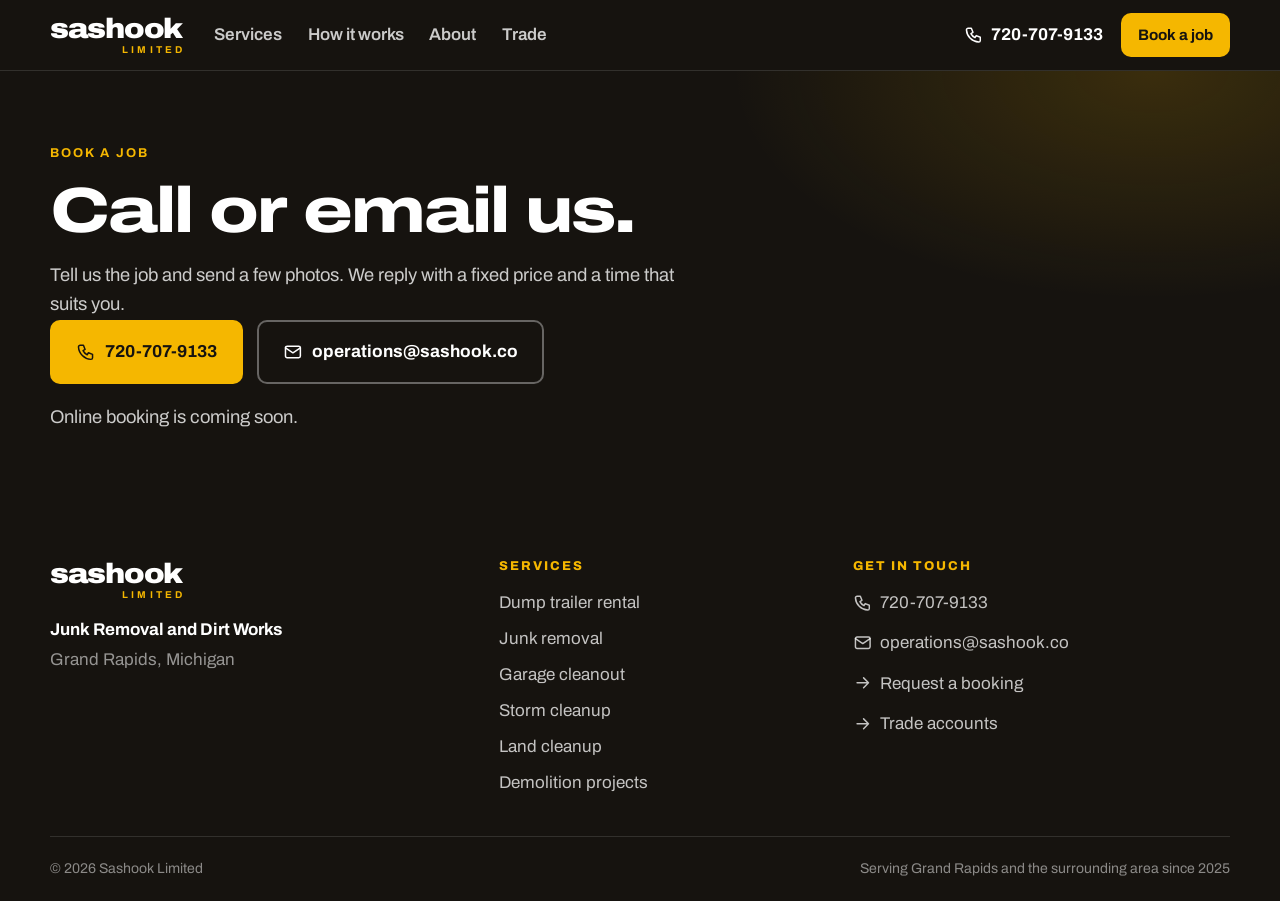
<file: book/index.html>
<!doctype html>
        <html lang="en">
            <head>
                <meta charset="utf-8" />
                <meta name="viewport" content="width=device-width, initial-scale=1" />
                <title>Book a job | Sashook Limited</title>
                <meta name="description" content="Book Sashook Limited: call or email us with the job and a few photos." />
                
                <link rel="canonical" href="https://sashook.co/book" />
                <meta property="og:title" content="Book a job | Sashook Limited" />
                <meta property="og:description" content="Book Sashook Limited: call or email us with the job and a few photos." />
                <meta property="og:type" content="website" />
                <meta name="theme-color" content="#16130f" />
                <link rel="icon" href="/favicon.svg" type="image/svg+xml" />
                <link rel="preconnect" href="https://fonts.googleapis.com" />
                <link rel="preconnect" href="https://fonts.gstatic.com" crossorigin />
                <link rel="stylesheet" href="https://fonts.googleapis.com/css2?family=Archivo:ital,wdth,wght@0,62..125,100..900;1,62..125,100..900&amp;display=swap" />
                <link rel="stylesheet" href="/styles.css" />
                
                
                <link rel="stylesheet" href="/sections.css" />
            </head>
            <body>
                <a class="skip-link" href="#main">Skip to content</a>
                <header class="site-header">
        <div class="wrap header-row">
            <a class="brand" href="/" aria-label="Sashook Limited, home">
        <span class="brand-name">sashook</span><span class="brand-sub">limited</span>
    </a>
            <nav class="site-nav" aria-label="Main">
                <a href="/#services">Services</a>
                <a href="/#how-it-works">How it works</a>
                <a href="/#about">About</a>
                <a href="/book/">Trade</a>
            </nav>
            <div class="header-actions">
                <a class="header-phone" href="tel:+17207079133"><svg class="icon" viewBox="0 0 24 24" fill="none" stroke="currentColor" stroke-width="1.8" stroke-linecap="round" stroke-linejoin="round" aria-hidden="true"><path d="M5 4h4l2 5-2.5 1.5a11 11 0 0 0 5 5L15 13l5 2v4a2 2 0 0 1-2 2A16 16 0 0 1 3 6a2 2 0 0 1 2-2"/></svg><span>720-707-9133</span></a>
                <a class="button button-yellow button-small" href="/book/">Book a job</a>
            </div>
        </div>
    </header>
                <main id="main"><section class="page-hero">
        <div class="wrap">
            <p class="eyebrow">Book a job</p>
            <h1 class="page-title">Call or email us.</h1>
            <p class="page-lead">Tell us the job and send a few photos. We reply with a fixed price and a time that suits you.</p>
            <div class="hero-actions">
                <a class="button button-yellow button-large" href="tel:+17207079133"><svg class="icon" viewBox="0 0 24 24" fill="none" stroke="currentColor" stroke-width="1.8" stroke-linecap="round" stroke-linejoin="round" aria-hidden="true"><path d="M5 4h4l2 5-2.5 1.5a11 11 0 0 0 5 5L15 13l5 2v4a2 2 0 0 1-2 2A16 16 0 0 1 3 6a2 2 0 0 1 2-2"/></svg> 720-707-9133</a>
                <a class="button button-ghost button-large" href="mailto:operations@sashook.co"><svg class="icon" viewBox="0 0 24 24" fill="none" stroke="currentColor" stroke-width="1.8" stroke-linecap="round" stroke-linejoin="round" aria-hidden="true"><rect x="3" y="5" width="18" height="14" rx="2"/><path d="M3 7l9 6 9-6"/></svg> operations@sashook.co</a>
            </div>
            <p class="page-lead">Online booking is coming soon.</p>
        </div>
    </section></main>
                <footer class="site-footer">
        <div class="wrap footer-grid">
            <div>
                <a class="brand" href="/" aria-label="Sashook Limited, home">
        <span class="brand-name">sashook</span><span class="brand-sub">limited</span>
    </a>
                <p class="footer-tagline">Junk Removal and Dirt Works</p>
                <p class="footer-muted">Grand Rapids, Michigan</p>
            </div>
            <div>
                <h2 class="footer-heading">Services</h2>
                <ul class="footer-list">
                    <li><a href="/book/">Dump trailer rental</a></li><li><a href="/book/">Junk removal</a></li><li><a href="/book/">Garage cleanout</a></li><li><a href="/book/">Storm cleanup</a></li><li><a href="/book/">Land cleanup</a></li><li><a href="/book/">Demolition projects</a></li>
                </ul>
            </div>
            <div>
                <h2 class="footer-heading">Get in touch</h2>
                <ul class="footer-list">
                    <li><a href="tel:+17207079133"><svg class="icon" viewBox="0 0 24 24" fill="none" stroke="currentColor" stroke-width="1.8" stroke-linecap="round" stroke-linejoin="round" aria-hidden="true"><path d="M5 4h4l2 5-2.5 1.5a11 11 0 0 0 5 5L15 13l5 2v4a2 2 0 0 1-2 2A16 16 0 0 1 3 6a2 2 0 0 1 2-2"/></svg> 720-707-9133</a></li>
                    <li><a href="mailto:operations@sashook.co"><svg class="icon" viewBox="0 0 24 24" fill="none" stroke="currentColor" stroke-width="1.8" stroke-linecap="round" stroke-linejoin="round" aria-hidden="true"><rect x="3" y="5" width="18" height="14" rx="2"/><path d="M3 7l9 6 9-6"/></svg> operations@sashook.co</a></li>
                    <li><a href="/book/"><svg class="icon" viewBox="0 0 24 24" fill="none" stroke="currentColor" stroke-width="1.8" stroke-linecap="round" stroke-linejoin="round" aria-hidden="true"><path d="M5 12h14M13 6l6 6-6 6"/></svg> Request a booking</a></li>
                    <li><a href="/book/"><svg class="icon" viewBox="0 0 24 24" fill="none" stroke="currentColor" stroke-width="1.8" stroke-linecap="round" stroke-linejoin="round" aria-hidden="true"><path d="M5 12h14M13 6l6 6-6 6"/></svg> Trade accounts</a></li>
                </ul>
            </div>
        </div>
        <div class="wrap footer-base">
            <span>&copy; 2026 Sashook Limited</span>
            <span>Serving Grand Rapids and the surrounding area since 2025</span>
        </div>
    </footer>
            </body>
        </html>
</file>
<file: styles.css>
/* Sashook Limited: site styles. Ink, construction yellow, warm sand. */

:root {
    --ink: #16130f;
    --ink-soft: #27221c;
    --ink-line: rgba(255, 255, 255, 0.12);
    --paper: #fbf8f3;
    --sand: #f1eadf;
    --line: rgba(22, 19, 15, 0.12);
    --field-line: #cfc6b8;
    --muted: #625a50;
    --yellow: #f5b700;
    --yellow-deep: #dea600;
    --yellow-wash: #fff6d6;
    --danger: #b3261e;
    --ok: #2e7d32;
    --radius: 14px;
    --shadow: 0 1px 2px rgba(22, 19, 15, 0.06), 0 10px 30px rgba(22, 19, 15, 0.1);
    --font: 'Archivo', system-ui, -apple-system, 'Segoe UI', Roboto, sans-serif;
    --wrap: 1180px;
}

*,
*::before,
*::after {
    box-sizing: border-box;
}
html {
    -webkit-text-size-adjust: 100%;
    scroll-behavior: smooth;
}
html,
body {
    overflow-x: clip;
}
body {
    margin: 0;
    font-family: var(--font);
    font-size: 1.0625rem;
    line-height: 1.6;
    color: var(--ink);
    background: var(--paper);
}
img,
svg {
    display: block;
}
a {
    color: inherit;
}
h1,
h2,
h3 {
    margin: 0;
    font-stretch: 118%;
    font-weight: 800;
    letter-spacing: -0.02em;
    line-height: 1;
}
p {
    margin: 0 0 1rem;
}
:focus-visible {
    outline: 3px solid var(--yellow);
    outline-offset: 3px;
    border-radius: 4px;
}

.wrap {
    width: min(var(--wrap), 100% - 2.5rem);
    margin-inline: auto;
}
.icon {
    width: 1.15em;
    height: 1.15em;
    flex-shrink: 0;
}
.visually-hidden {
    position: absolute !important;
    width: 1px;
    height: 1px;
    overflow: hidden;
    clip: rect(0 0 0 0);
    white-space: nowrap;
}
.skip-link {
    position: absolute;
    left: 1rem;
    top: -4rem;
    z-index: 50;
    padding: 0.6rem 1rem;
    background: var(--yellow);
    font-weight: 700;
}
.skip-link:focus {
    top: 1rem;
}

/* Buttons */
.button {
    display: inline-flex;
    align-items: center;
    gap: 0.55rem;
    padding: 0.8rem 1.25rem;
    border: 2px solid transparent;
    border-radius: 10px;
    font: inherit;
    font-weight: 700;
    text-decoration: none;
    cursor: pointer;
    transition:
        background 0.15s,
        transform 0.15s,
        border-color 0.15s;
}
.button:hover {
    transform: translateY(-1px);
}
.button .icon {
    transition: transform 0.15s;
}
.button:hover .icon:last-child {
    transform: translateX(2px);
}
.button-yellow {
    background: var(--yellow);
    color: var(--ink);
}
.button-yellow:hover {
    background: var(--yellow-deep);
}
.button-dark {
    background: var(--ink);
    color: #fff;
}
.button-dark:hover {
    background: var(--ink-soft);
}
.button-ghost {
    border-color: rgba(255, 255, 255, 0.35);
    color: #fff;
}
.button-ghost:hover {
    border-color: #fff;
}
.button-outline-dark {
    border-color: var(--ink);
    color: var(--ink);
}
.button-outline-dark:hover {
    background: rgba(22, 19, 15, 0.08);
}
.button-small {
    padding: 0.5rem 0.95rem;
    font-size: 0.95rem;
}
.button-large {
    padding: 1rem 1.5rem;
    font-size: 1.08rem;
}

/* Header */
.site-header {
    position: sticky;
    top: 0;
    z-index: 20;
    background: var(--ink);
    color: #fff;
    border-bottom: 1px solid var(--ink-line);
}
.header-row {
    display: flex;
    align-items: center;
    gap: 2rem;
    min-height: 70px;
}
.brand {
    display: inline-flex;
    flex-direction: column;
    align-items: flex-end;
    line-height: 1;
    text-decoration: none;
}
.brand-name {
    font-size: 1.75rem;
    font-weight: 900;
    font-stretch: 112%;
    letter-spacing: -0.045em;
}
.brand-sub {
    margin-top: 0.1rem;
    font-size: 0.62rem;
    font-weight: 700;
    letter-spacing: 0.32em;
    text-transform: uppercase;
    color: var(--yellow);
    margin-right: -0.32em;
}
.site-nav {
    display: flex;
    gap: 1.6rem;
}
.site-nav a {
    color: rgba(255, 255, 255, 0.78);
    text-decoration: none;
    font-weight: 600;
}
.site-nav a:hover {
    color: #fff;
}
.header-actions {
    margin-left: auto;
    display: flex;
    align-items: center;
    gap: 1.1rem;
}
.header-phone {
    display: inline-flex;
    align-items: center;
    gap: 0.45rem;
    font-weight: 700;
    text-decoration: none;
}

/* Hero */
.hero {
    position: relative;
    color: #fff;
    background: radial-gradient(900px 520px at 88% 0%, rgba(245, 183, 0, 0.2), transparent 62%), var(--ink);
}
.hero-grid {
    display: grid;
    grid-template-columns: 1.25fr 1fr;
    gap: 3.5rem;
    align-items: center;
    padding: clamp(3.5rem, 8vw, 6.5rem) 0 clamp(4rem, 9vw, 7rem);
}
.eyebrow {
    margin-bottom: 1.1rem;
    font-size: 0.8rem;
    font-weight: 700;
    letter-spacing: 0.16em;
    text-transform: uppercase;
    color: var(--yellow);
}
.eyebrow-dark {
    color: var(--muted);
    display: flex;
    align-items: center;
    gap: 0.7rem;
}
.eyebrow-dark::before {
    content: '';
    width: 28px;
    height: 3px;
    background: var(--yellow);
}
.hero-title {
    font-size: clamp(3rem, 7.4vw, 6.3rem);
    font-stretch: 125%;
    line-height: 0.92;
    letter-spacing: -0.035em;
}
.hero-accent {
    color: var(--yellow);
}
.hero-lead {
    max-width: 34rem;
    margin: 1.6rem 0 2rem;
    font-size: 1.22rem;
    color: rgba(255, 255, 255, 0.78);
}
.hero-actions {
    display: flex;
    flex-wrap: wrap;
    gap: 0.9rem;
}
.hero-points {
    display: flex;
    flex-wrap: wrap;
    gap: 0.6rem 1.6rem;
    margin: 2.2rem 0 0;
    padding: 0;
    list-style: none;
    color: rgba(255, 255, 255, 0.85);
    font-weight: 600;
}
.hero-points li {
    display: inline-flex;
    align-items: center;
    gap: 0.45rem;
}
.hero-points .icon {
    color: var(--yellow);
}
.hazard {
    height: 14px;
    background: repeating-linear-gradient(-45deg, var(--yellow) 0 16px, var(--ink) 16px 32px);
}

/* The example booking ticket */
.ticket {
    position: relative;
    padding: 1.5rem;
    border-radius: 18px;
    background: var(--paper);
    color: var(--ink);
    box-shadow: 0 30px 60px rgba(0, 0, 0, 0.45);
    transform: rotate(1.5deg);
}
.ticket-head {
    display: flex;
    justify-content: space-between;
    align-items: center;
    padding-bottom: 1rem;
    margin-bottom: 0.6rem;
    border-bottom: 2px dashed var(--field-line);
}
.ticket-label {
    font-size: 0.75rem;
    font-weight: 800;
    letter-spacing: 0.16em;
    text-transform: uppercase;
    color: var(--muted);
}
.ticket-ref {
    font-family: ui-monospace, 'Cascadia Mono', Consolas, monospace;
    font-weight: 700;
    background: var(--sand);
    padding: 0.2rem 0.55rem;
    border-radius: 6px;
}
.ticket-row {
    display: flex;
    gap: 0.9rem;
    padding: 0.75rem 0;
    border-bottom: 1px solid var(--line);
}
.ticket-row .icon {
    width: 1.5rem;
    height: 1.5rem;
    margin-top: 0.15rem;
}
.ticket-row strong {
    display: block;
    font-stretch: 110%;
}
.ticket-row span {
    color: var(--muted);
    font-size: 0.95rem;
}
.ticket-price {
    display: grid;
    grid-template-columns: 1fr 1fr;
    gap: 0.8rem;
    margin-top: 1rem;
}
.ticket-price div {
    padding: 0.8rem 1rem;
    border-radius: 12px;
    background: var(--sand);
}
.ticket-price div:last-child {
    background: var(--yellow);
}
.ticket-price span {
    display: block;
    font-size: 0.8rem;
    font-weight: 600;
}
.ticket-price strong {
    font-size: 1.7rem;
    font-stretch: 118%;
    letter-spacing: -0.02em;
}
.ticket-stamp {
    position: absolute;
    right: 1.1rem;
    bottom: 7.6rem;
    padding: 0.3rem 0.8rem;
    border: 3px solid var(--ok);
    border-radius: 8px;
    color: var(--ok);
    font-weight: 900;
    font-stretch: 118%;
    letter-spacing: 0.08em;
    text-transform: uppercase;
    background: rgba(251, 248, 243, 0.92);
    transform: rotate(-11deg);
}

/* Sections */
.section {
    padding: clamp(4rem, 8vw, 6.5rem) 0;
}
.section-tight {
    padding-top: 2.5rem;
}
.section-sand {
    background: var(--sand);
}
.section-head {
    max-width: 46rem;
    margin-bottom: 3rem;
}
.section-title {
    font-size: clamp(2.1rem, 4.6vw, 3.4rem);
}
.section-lead {
    margin-top: 1.1rem;
    font-size: 1.15rem;
    color: var(--muted);
}

.service-grid {
    display: grid;
    grid-template-columns: repeat(auto-fill, minmax(265px, 1fr));
    gap: 1.25rem;
}
.service-card {
    display: flex;
    flex-direction: column;
    padding: 1.6rem;
    border: 1px solid var(--line);
    border-radius: var(--radius);
    background: #fff;
    text-decoration: none;
    transition:
        transform 0.18s,
        box-shadow 0.18s,
        border-color 0.18s;
}
.service-card:hover {
    transform: translateY(-3px);
    box-shadow: var(--shadow);
    border-color: var(--ink);
}
.service-icon {
    display: grid;
    place-items: center;
    width: 54px;
    height: 54px;
    margin-bottom: 1.2rem;
    border-radius: 12px;
    background: var(--yellow);
}
.service-icon .icon {
    width: 30px;
    height: 30px;
}
.service-card h3 {
    font-size: 1.4rem;
    margin-bottom: 0.6rem;
}
.service-card p {
    color: var(--muted);
}
.service-card ul {
    display: flex;
    flex-wrap: wrap;
    gap: 0.4rem;
    margin: 0 0 1.4rem;
    padding: 0;
    list-style: none;
}
.service-card li {
    padding: 0.2rem 0.6rem;
    border-radius: 999px;
    background: var(--sand);
    font-size: 0.82rem;
    font-weight: 600;
}
.service-link {
    display: inline-flex;
    align-items: center;
    gap: 0.4rem;
    margin-top: auto;
    font-weight: 700;
}
.service-card:hover .service-link .icon {
    transform: translateX(3px);
}
.service-link .icon {
    transition: transform 0.15s;
}
.service-card-dark {
    background: var(--ink);
    color: #fff;
    border-color: var(--ink);
}
.service-card-dark p {
    color: rgba(255, 255, 255, 0.72);
}
.service-card-dark .service-icon {
    background: rgba(255, 255, 255, 0.1);
    color: var(--yellow);
}

.steps {
    display: grid;
    grid-template-columns: repeat(auto-fit, minmax(220px, 1fr));
    gap: 1.5rem;
    margin: 0;
    padding: 0;
    list-style: none;
}
.step {
    padding-top: 1.2rem;
    border-top: 4px solid var(--ink);
}
.step-number {
    display: block;
    margin-bottom: 0.9rem;
    font-size: 2.6rem;
    font-weight: 900;
    font-stretch: 125%;
    color: var(--yellow-deep);
    line-height: 1;
}
.step h3 {
    font-size: 1.35rem;
    margin-bottom: 0.55rem;
}
.step p {
    color: var(--muted);
}
.promise {
    display: flex;
    flex-wrap: wrap;
    gap: 0.4rem 1rem;
    align-items: baseline;
    margin-top: 2.8rem;
    padding: 1.4rem 1.7rem;
    border-radius: var(--radius);
    background: var(--ink);
    color: rgba(255, 255, 255, 0.82);
}
.promise strong {
    color: var(--yellow);
    font-size: 1.15rem;
    font-stretch: 112%;
}

.about-grid {
    display: grid;
    grid-template-columns: 1fr 1.15fr;
    gap: 3.5rem;
    align-items: start;
}
.about-copy p {
    font-size: 1.15rem;
    color: var(--muted);
}
.about-contact {
    display: flex;
    flex-wrap: wrap;
    gap: 0.8rem 1.8rem;
    margin-top: 1.6rem;
}
.about-contact a {
    display: inline-flex;
    align-items: center;
    gap: 0.5rem;
    color: var(--ink);
    font-weight: 700;
    text-decoration-color: var(--yellow);
    text-decoration-thickness: 3px;
    text-underline-offset: 5px;
}

.closing {
    padding: clamp(3rem, 6vw, 4.5rem) 0;
    background: var(--yellow);
}
.closing-row {
    display: flex;
    flex-wrap: wrap;
    align-items: center;
    justify-content: space-between;
    gap: 1.5rem 3rem;
}
.closing-title {
    font-size: clamp(2rem, 4.4vw, 3.2rem);
    margin-bottom: 0.5rem;
}
.closing p {
    margin: 0;
    font-size: 1.1rem;
}
.closing-actions {
    display: flex;
    flex-wrap: wrap;
    gap: 0.9rem;
}

/* Footer */
.site-footer {
    background: var(--ink);
    color: rgba(255, 255, 255, 0.75);
    padding-top: 3.5rem;
}
.site-footer .brand {
    color: #fff;
}
.footer-grid {
    display: grid;
    grid-template-columns: 1.3fr 1fr 1.2fr;
    gap: 2.5rem;
    padding-bottom: 2.5rem;
}
.footer-tagline {
    margin: 1rem 0 0.2rem;
    color: #fff;
    font-weight: 700;
}
.footer-muted {
    color: rgba(255, 255, 255, 0.55);
}
.footer-heading {
    margin-bottom: 1rem;
    font-size: 0.8rem;
    font-stretch: 100%;
    letter-spacing: 0.16em;
    text-transform: uppercase;
    color: var(--yellow);
}
.footer-list {
    margin: 0;
    padding: 0;
    list-style: none;
    display: grid;
    gap: 0.55rem;
}
.footer-list a {
    display: inline-flex;
    align-items: center;
    gap: 0.5rem;
    text-decoration: none;
}
.footer-list a:hover {
    color: #fff;
}
.footer-base {
    display: flex;
    flex-wrap: wrap;
    justify-content: space-between;
    gap: 0.5rem;
    padding: 1.3rem 0;
    border-top: 1px solid var(--ink-line);
    font-size: 0.88rem;
    color: rgba(255, 255, 255, 0.5);
}

/* Inner page header */
.page-hero {
    color: #fff;
    background: radial-gradient(700px 380px at 90% 0%, rgba(245, 183, 0, 0.16), transparent 60%), var(--ink);
    padding: clamp(3rem, 6vw, 4.5rem) 0;
}
.page-title {
    font-size: clamp(2.3rem, 5.4vw, 4rem);
    font-stretch: 125%;
    line-height: 0.95;
    letter-spacing: -0.03em;
}
.page-lead {
    max-width: 40rem;
    margin: 1.2rem 0 0;
    font-size: 1.15rem;
    color: rgba(255, 255, 255, 0.78);
}
.page-lead a {
    color: var(--yellow);
}
.received {
    text-align: left;
}
.received-icon {
    display: grid;
    place-items: center;
    width: 64px;
    height: 64px;
    margin-bottom: 1.6rem;
    border-radius: 50%;
    background: var(--yellow);
    color: var(--ink);
}
.received-icon .icon {
    width: 34px;
    height: 34px;
}
.received .hero-actions {
    margin-top: 2rem;
}
.reference {
    font-family: ui-monospace, 'Cascadia Mono', Consolas, monospace;
    color: var(--yellow);
    letter-spacing: 0.04em;
}

/* Booking form */
.book-grid {
    display: grid;
    grid-template-columns: minmax(0, 1fr) 340px;
    gap: 2.5rem;
    align-items: start;
}
.book-form {
    padding: clamp(1.3rem, 3vw, 2.4rem);
    border: 1px solid var(--line);
    border-radius: 18px;
    background: #fff;
    box-shadow: var(--shadow);
}
.form-alert {
    margin-bottom: 1.8rem;
    padding: 0.95rem 1.1rem;
    border-left: 4px solid var(--danger);
    border-radius: 8px;
    background: #fdecea;
    font-weight: 600;
}
.form-step {
    margin: 0 0 2.2rem;
    padding: 0 0 2.2rem;
    border: 0;
    border-bottom: 1px solid var(--line);
    min-width: 0;
}
.form-step legend {
    display: flex;
    align-items: center;
    gap: 0.75rem;
    margin-bottom: 1.3rem;
    padding: 0;
    font-size: 1.4rem;
    font-weight: 800;
    font-stretch: 115%;
    letter-spacing: -0.015em;
}
.step-badge {
    display: grid;
    place-items: center;
    width: 32px;
    height: 32px;
    border-radius: 50%;
    background: var(--yellow);
    font-size: 0.95rem;
    font-stretch: 100%;
}
.step-note {
    margin-top: -0.4rem;
    color: var(--muted);
}

.choice-grid {
    display: grid;
    grid-template-columns: repeat(auto-fill, minmax(150px, 1fr));
    gap: 0.7rem;
}
.choice {
    position: relative;
}
.choice input {
    position: absolute;
    opacity: 0;
    inset: 0;
    margin: 0;
}
.choice-body {
    display: flex;
    flex-direction: column;
    gap: 0.55rem;
    height: 100%;
    padding: 1rem;
    border: 2px solid var(--line);
    border-radius: 12px;
    font-weight: 700;
    cursor: pointer;
    transition:
        border-color 0.15s,
        background 0.15s;
}
.choice-body .icon {
    width: 28px;
    height: 28px;
}
.choice-body:hover {
    border-color: var(--field-line);
}
.choice input:checked + .choice-body {
    border-color: var(--ink);
    background: var(--yellow-wash);
    box-shadow: inset 0 0 0 1px var(--ink);
}
.choice input:focus-visible + .choice-body {
    outline: 3px solid var(--yellow);
    outline-offset: 2px;
}

.field {
    display: grid;
    gap: 0.4rem;
    margin-bottom: 1.1rem;
}
.field-label {
    font-weight: 700;
    font-size: 0.97rem;
}
.optional {
    margin-left: 0.3rem;
    font-weight: 500;
    font-size: 0.85rem;
    color: var(--muted);
}
.field input,
.field select,
.field textarea {
    width: 100%;
    padding: 0.8rem 0.9rem;
    border: 1.5px solid var(--field-line);
    border-radius: 10px;
    background: #fff;
    color: var(--ink);
    font: inherit;
    font-size: 1rem;
    transition:
        border-color 0.15s,
        box-shadow 0.15s;
}
.field textarea {
    resize: vertical;
    min-height: 3.2rem;
}
.field input:focus,
.field select:focus,
.field textarea:focus {
    outline: none;
    border-color: var(--ink);
    box-shadow: 0 0 0 4px rgba(245, 183, 0, 0.4);
}
.field-invalid input,
.field-invalid select,
.field-invalid textarea {
    border-color: var(--danger);
}
.field-error {
    margin: 0.25rem 0 0;
    color: var(--danger);
    font-size: 0.9rem;
    font-weight: 600;
}
.field-hint {
    margin: 0.6rem 0 0;
    color: var(--muted);
    font-size: 0.92rem;
}
.field-row {
    display: grid;
    grid-template-columns: 1fr 1fr;
    gap: 0 1rem;
}

.dropzone {
    position: relative;
    display: grid;
    justify-items: center;
    gap: 0.6rem;
    padding: 1.6rem 1.2rem;
    border: 2px dashed var(--field-line);
    border-radius: 14px;
    background: var(--paper);
    text-align: center;
    transition:
        border-color 0.15s,
        background 0.15s;
}
.dropzone:focus-within,
.dropzone.is-dragging {
    border-color: var(--ink);
    background: var(--yellow-wash);
}
.dropzone-icon {
    width: 34px;
    height: 34px;
    color: var(--muted);
}
.dropzone-label {
    cursor: pointer;
}
.dropzone-label strong {
    text-decoration: underline;
    text-decoration-color: var(--yellow);
    text-decoration-thickness: 3px;
    text-underline-offset: 4px;
}
.dropzone-label span {
    display: block;
    color: var(--muted);
    font-size: 0.93rem;
}
.dropzone input[type='file'] {
    position: absolute;
    width: 1px;
    height: 1px;
    opacity: 0;
}
.photo-previews {
    display: flex;
    flex-wrap: wrap;
    justify-content: center;
    gap: 0.5rem;
}
.photo-previews img {
    width: 76px;
    height: 76px;
    object-fit: cover;
    border-radius: 8px;
    border: 1px solid var(--line);
}

.time-rows {
    display: grid;
    gap: 0.2rem;
}
.time-row {
    display: grid;
    grid-template-columns: 110px 1fr 1fr;
    gap: 0 0.8rem;
    align-items: start;
}
.time-rank {
    padding-top: 0.85rem;
    font-size: 0.88rem;
    font-weight: 700;
    color: var(--muted);
}
.time-rows.is-disabled {
    opacity: 0.45;
}
.check {
    display: flex;
    align-items: center;
    gap: 0.65rem;
    margin-top: 0.4rem;
    font-weight: 600;
    cursor: pointer;
}
.check input {
    width: 20px;
    height: 20px;
    accent-color: var(--ink);
}

.segmented {
    display: inline-flex;
    flex-wrap: wrap;
    border: 1.5px solid var(--field-line);
    border-radius: 10px;
    overflow: hidden;
    width: fit-content;
}
.segmented label {
    position: relative;
}
.segmented input {
    position: absolute;
    opacity: 0;
}
.segmented span {
    display: block;
    padding: 0.65rem 1.25rem;
    font-weight: 700;
    cursor: pointer;
}
.segmented label + label span {
    border-left: 1.5px solid var(--field-line);
}
.segmented input:checked + span {
    background: var(--ink);
    color: #fff;
}
.segmented input:focus-visible + span {
    outline: 3px solid var(--yellow);
    outline-offset: -3px;
}

.form-submit {
    display: flex;
    flex-wrap: wrap;
    align-items: center;
    gap: 0.6rem 1.2rem;
}
.form-submit .field-hint {
    margin: 0;
}
.button[disabled] {
    opacity: 0.6;
    cursor: progress;
    transform: none;
}

.book-aside {
    position: sticky;
    top: 92px;
    display: grid;
    gap: 1rem;
}
.aside-card {
    padding: 1.5rem;
    border: 1px solid var(--line);
    border-radius: 16px;
    background: #fff;
}
.aside-card h2 {
    margin-bottom: 1rem;
    font-size: 1.25rem;
}
.aside-steps {
    margin: 0 0 1rem;
    padding-left: 1.2rem;
    color: var(--muted);
}
.aside-steps li {
    margin-bottom: 0.6rem;
    padding-left: 0.2rem;
}
.aside-steps strong {
    color: var(--ink);
}
.aside-note {
    margin: 0;
    padding: 0.85rem 1rem;
    border-radius: 10px;
    background: var(--sand);
    font-size: 0.93rem;
    font-weight: 600;
}
.aside-card-dark {
    background: var(--ink);
    color: #fff;
    border-color: var(--ink);
}
.aside-card-dark p {
    margin: 0 0 0.5rem;
}
.aside-card-dark a {
    display: inline-flex;
    align-items: center;
    gap: 0.5rem;
    font-weight: 700;
    text-decoration: none;
}
.aside-card-dark a:hover {
    color: var(--yellow);
}

/* Narrow screens */
@media (max-width: 960px) {
    .hero-grid,
    .about-grid,
    .book-grid {
        grid-template-columns: 1fr;
    }
    .ticket {
        max-width: 460px;
        transform: rotate(0.8deg);
    }
    .book-aside {
        position: static;
    }
    .site-nav {
        display: none;
    }
    .footer-grid {
        grid-template-columns: 1fr 1fr;
    }
}
@media (max-width: 600px) {
    body {
        font-size: 1rem;
    }
    .choice-grid {
        grid-template-columns: 1fr 1fr;
        gap: 0.5rem;
    }
    .choice-body {
        flex-direction: row;
        align-items: center;
        padding: 0.75rem;
        font-size: 0.92rem;
        line-height: 1.2;
    }
    .choice-body .icon {
        width: 22px;
        height: 22px;
    }
    .header-row {
        gap: 1rem;
        min-height: 62px;
    }
    .brand-name {
        font-size: 1.45rem;
    }
    .header-phone span {
        display: none;
    }
    .header-phone .icon {
        width: 1.4rem;
        height: 1.4rem;
    }
    .field-row {
        grid-template-columns: 1fr;
    }
    .time-row {
        grid-template-columns: 1fr 1fr;
    }
    .time-rank {
        grid-column: 1 / -1;
        padding-top: 0.4rem;
    }
    .footer-grid {
        grid-template-columns: 1fr;
    }
    .ticket-stamp {
        right: 0.5rem;
    }
    .hero-actions .button {
        flex: 1 1 auto;
        justify-content: center;
    }
}
@media (prefers-reduced-motion: reduce) {
    *,
    *::before,
    *::after {
        transition: none !important;
        scroll-behavior: auto !important;
    }
}
</file>
<file: sections.css>
/* Home page sections added 2026-09-29: ZIP check, demo day story, estimator, attachments; and the trade page. */

/* ZIP check (in the hero) */
.area-check {
    margin-top: 2rem;
    max-width: 30rem;
}
.area-label {
    display: block;
    margin-bottom: 0.55rem;
    font-weight: 700;
    color: #fff;
}
.area-row {
    display: flex;
    gap: 0.6rem;
}
.area-row input {
    flex: 1;
    min-width: 0;
    padding: 0.8rem 1rem;
    border: 1.5px solid rgba(255, 255, 255, 0.28);
    border-radius: 10px;
    background: rgba(255, 255, 255, 0.06);
    color: #fff;
    font: inherit;
    font-size: 1.05rem;
    letter-spacing: 0.08em;
}
.area-row input::placeholder {
    color: rgba(255, 255, 255, 0.5);
    letter-spacing: 0;
}
.area-row input:focus {
    outline: none;
    border-color: var(--yellow);
    box-shadow: 0 0 0 4px rgba(245, 183, 0, 0.3);
}
.area-answer {
    min-height: 1.6rem;
    margin: 0.7rem 0 0;
    font-weight: 600;
    color: rgba(255, 255, 255, 0.85);
}
.area-answer a {
    color: var(--yellow);
}
.area-served::before {
    content: '\2713\00a0';
    color: var(--yellow);
}
.area-invalid {
    color: #ffb4a8;
}

/* Demo day: the scroll story. Plain list until public/story.js takes over. */
.story {
    position: relative;
    background: var(--ink);
    color: #fff;
}
.story-stage {
    position: relative;
}
.story-canvas,
.story-shade,
.story-rail,
.story-hint,
.story-snaps {
    display: none;
}
.story-copy {
    padding: clamp(3.5rem, 7vw, 5.5rem) 0;
}
.story-steps {
    display: grid;
    gap: 2rem;
    margin: 0;
    padding: 0;
    list-style: none;
}
.story-count {
    display: block;
    margin-bottom: 0.6rem;
    font-family: ui-monospace, 'Cascadia Mono', Consolas, monospace;
    font-size: 0.85rem;
    color: var(--yellow);
    letter-spacing: 0.08em;
}
.story-title {
    font-size: clamp(2.2rem, 5.2vw, 4.4rem);
    font-stretch: 112%;
    font-weight: 900;
    line-height: 0.95;
    letter-spacing: -0.02em;
    text-transform: uppercase;
}
.story-text {
    max-width: 30rem;
    margin: 1rem 0 1.5rem;
    font-size: 1.15rem;
    color: rgba(255, 255, 255, 0.8);
}

.story.is-still .story-canvas {
    display: block;
    width: 100%;
    height: 60vh;
}

.story.is-live {
    /* scroll distance per message; the stops land exactly on each message */
    --step-length: 230svh;
    height: calc((var(--steps) - 1) * var(--step-length) + 100svh);
}
.story.is-live .story-stage {
    position: sticky;
    top: 0;
    height: 100svh;
    overflow: hidden;
}
.story.is-live .story-canvas {
    display: block;
    position: absolute;
    inset: 0;
    width: 100%;
    height: 100%;
}
.story.is-live .story-shade {
    display: block;
    position: absolute;
    inset: 0;
    pointer-events: none;
    background:
        linear-gradient(90deg, rgba(22, 19, 15, 0.88) 0%, rgba(22, 19, 15, 0.55) 34%, rgba(22, 19, 15, 0) 58%),
        linear-gradient(0deg, rgba(22, 19, 15, 0.55), transparent 35%);
}
.story.is-live .story-copy {
    position: relative;
    display: flex;
    flex-direction: column;
    justify-content: center;
    height: 100%;
    padding: 0;
}
.story.is-live .story-steps {
    position: relative;
    display: block;
    min-height: 19rem;
}
.story.is-live .story-step {
    position: absolute;
    left: 0;
    top: 0;
    max-width: 32rem;
    opacity: 0;
    transform: translateY(28px);
    transition:
        opacity 0.2s ease,
        transform 0.2s ease;
    pointer-events: none;
}
.story.is-live .story-step.is-active {
    transition:
        opacity 0.45s ease 0.15s,
        transform 0.45s ease 0.15s;
    opacity: 1;
    transform: none;
    pointer-events: auto;
}
.story.is-live .story-rail {
    display: flex;
    flex-direction: column;
    gap: 0.85rem;
    position: absolute;
    right: clamp(1rem, 3vw, 2.2rem);
    top: 50%;
    transform: translateY(-50%);
}
.story-dot {
    width: 10px;
    height: 10px;
    border: 2px solid rgba(255, 255, 255, 0.6);
    border-radius: 50%;
    transition:
        background 0.3s,
        transform 0.3s,
        border-color 0.3s;
}
.story-dot.is-active {
    background: var(--yellow);
    border-color: var(--yellow);
    transform: scale(1.35);
}
.story.is-live .story-hint {
    display: block;
    position: absolute;
    left: 50%;
    bottom: 1.6rem;
    margin: 0;
    transform: translateX(-50%);
    font-size: 0.75rem;
    font-weight: 700;
    letter-spacing: 0.3em;
    text-transform: uppercase;
    color: rgba(255, 255, 255, 0.75);
    transition: opacity 0.4s;
}
.story.is-live .story-hint::after {
    content: '';
    display: block;
    width: 2px;
    height: 28px;
    margin: 0.5rem auto 0;
    background: var(--yellow);
    animation: story-hint 1.6s ease-in-out infinite;
}
.story.has-started .story-hint {
    opacity: 0;
}
@keyframes story-hint {
    0%,
    100% {
        transform: scaleY(0.4);
        transform-origin: top;
    }
    50% {
        transform: scaleY(1);
        transform-origin: top;
    }
}
.story.is-live .story-snaps {
    display: block;
    position: absolute;
    inset: 0;
    pointer-events: none;
}
.story-snap {
    display: block;
    height: var(--step-length, 100svh);
    scroll-snap-align: start;
}
html.has-story-snap {
    scroll-snap-type: y proximity;
}

/* Load estimator */
.section-ink {
    background: var(--ink);
    color: #fff;
}
.section-ink .section-title {
    color: #fff;
}
.estimator {
    display: grid;
    grid-template-columns: 1.15fr 1fr;
    gap: 3rem;
    align-items: center;
}
.estimator-art {
    padding: 1.5rem;
    border-radius: 22px;
    background: radial-gradient(420px 220px at 50% 70%, rgba(245, 183, 0, 0.12), transparent 70%), #211d18;
}
.trailer-art {
    width: 100%;
    height: auto;
}
.trailer-ground {
    stroke: rgba(255, 255, 255, 0.18);
    stroke-width: 2;
}
.trailer-steel {
    stroke: #0c0b0a;
}
.trailer-steel-fill {
    fill: #0c0b0a;
}
.trailer-inside {
    fill: #3a342d;
}
.trailer-wall {
    fill: #0c0b0a;
    opacity: 0.16;
}
.trailer-rim {
    fill: #6d665d;
}
.trailer-tape-red {
    stroke: #d62d20;
    stroke-width: 5;
    stroke-dasharray: 18 12;
}
.trailer-tape-white {
    stroke: #fff;
    stroke-width: 5;
    stroke-dasharray: 12 18;
    stroke-dashoffset: -18;
}
.load-piece {
    opacity: 0;
    transform: translateY(-26px);
    transition:
        opacity 0.35s ease,
        transform 0.35s ease;
    transition-delay: calc(var(--i) * 4ms);
}
.load-piece.is-in {
    opacity: 1;
    transform: none;
}
.load-box rect {
    fill: #c89b62;
}
.load-box path {
    stroke: #9c7442;
    stroke-width: 2;
}
.load-bag {
    fill: #2c3528;
}
.load-board {
    fill: #a8743f;
}
.load-drywall {
    fill: #dcd6c9;
}
.load-metal {
    fill: #8d9399;
}
.estimator-intro {
    color: rgba(255, 255, 255, 0.75);
    font-size: 1.1rem;
    margin-top: 1rem;
}
.estimator-readout {
    display: grid;
    gap: 0.15rem;
    margin: 1.6rem 0 1.4rem;
}
.estimator-label {
    font-weight: 700;
    color: var(--yellow);
    text-transform: uppercase;
    letter-spacing: 0.12em;
    font-size: 0.85rem;
}
.estimator-price {
    font-size: clamp(2.4rem, 5vw, 3.4rem);
    font-stretch: 118%;
    font-weight: 900;
    letter-spacing: -0.02em;
    line-height: 1.05;
}
.estimator-example {
    color: rgba(255, 255, 255, 0.75);
}
.estimator-range {
    width: 100%;
    accent-color: var(--yellow);
    height: 28px;
    cursor: pointer;
}
.estimator-ticks {
    display: flex;
    justify-content: space-between;
    margin: 0.2rem 0 1.6rem;
    font-size: 0.85rem;
    font-weight: 700;
    color: rgba(255, 255, 255, 0.6);
}
.estimator-actions {
    display: flex;
    flex-wrap: wrap;
    align-items: center;
    gap: 0.8rem 1.2rem;
}
.draft-badge {
    padding: 0.35rem 0.7rem;
    border: 1.5px dashed var(--yellow);
    border-radius: 8px;
    color: var(--yellow);
    font-size: 0.82rem;
    font-weight: 700;
}
.estimator-note {
    margin: 1.2rem 0 0.8rem;
    color: rgba(255, 255, 255, 0.65);
    font-size: 0.95rem;
}
.estimator-list summary {
    cursor: pointer;
    font-weight: 700;
    color: rgba(255, 255, 255, 0.85);
}
.estimator-list table {
    width: 100%;
    margin-top: 0.8rem;
    border-collapse: collapse;
    font-size: 0.93rem;
}
.estimator-list th,
.estimator-list td {
    padding: 0.45rem 0.4rem;
    border-bottom: 1px solid var(--ink-line);
    text-align: left;
}
.estimator-list td:last-child {
    text-align: right;
    white-space: nowrap;
    font-weight: 700;
}

/* Rake grapple versus bucket */
.attachment-grid {
    display: grid;
    grid-template-columns: repeat(auto-fit, minmax(300px, 1fr));
    gap: 1.5rem;
}
.attachment-card {
    display: grid;
    grid-template-columns: 120px 1fr;
    gap: 1.5rem;
    padding: 1.8rem;
    border: 1px solid var(--line);
    border-radius: var(--radius);
    background: #fff;
}
.attachment-figure {
    display: grid;
    place-items: center;
    width: 120px;
    height: 120px;
    border-radius: 16px;
    background: var(--yellow);
    color: var(--ink);
}
.attachment-drawing {
    width: 84px;
    height: 84px;
}
.attachment-card h3 {
    font-size: 1.5rem;
    margin-bottom: 0.6rem;
}
.attachment-card p {
    color: var(--muted);
}
.attachment-card h4 {
    margin: 0 0 0.5rem;
    font-size: 0.8rem;
    letter-spacing: 0.14em;
    text-transform: uppercase;
}
.attachment-uses {
    display: grid;
    gap: 0.35rem;
    margin: 0;
    padding: 0;
    list-style: none;
    font-weight: 600;
}
.attachment-uses li {
    display: flex;
    align-items: center;
    gap: 0.5rem;
}
.attachment-uses .icon {
    color: var(--yellow-deep);
}
.attachment-cta {
    display: flex;
    flex-wrap: wrap;
    align-items: center;
    justify-content: space-between;
    gap: 1rem;
    margin: 2rem 0 0;
    padding: 1.3rem 1.6rem;
    border-radius: var(--radius);
    background: var(--sand);
    font-weight: 600;
}

/* Trade page */
.trade-benefits {
    display: grid;
    grid-template-columns: repeat(auto-fit, minmax(230px, 1fr));
    gap: 1.25rem;
    margin-bottom: 3rem;
}
.trade-benefit {
    padding: 1.5rem;
    border: 1px solid var(--line);
    border-radius: var(--radius);
    background: #fff;
}
.trade-benefit h3 {
    font-size: 1.25rem;
    margin-bottom: 0.5rem;
}
.trade-benefit p {
    margin: 0;
    color: var(--muted);
}
.trade-grid {
    display: grid;
    grid-template-columns: 1fr 1.3fr;
    gap: 3rem;
    align-items: start;
}
.trade-types {
    display: grid;
    gap: 0.6rem;
    margin: 1.5rem 0;
    padding: 0;
    list-style: none;
    font-size: 1.1rem;
    font-weight: 700;
}
.trade-types li {
    display: flex;
    align-items: center;
    gap: 0.6rem;
}
.trade-types .icon {
    color: var(--yellow-deep);
}
.trade-form-title {
    font-size: 1.6rem;
    margin-bottom: 1.4rem;
}

@media (max-width: 960px) {
    .estimator,
    .trade-grid {
        grid-template-columns: 1fr;
    }
    .story.is-live .story-shade {
        background: linear-gradient(0deg, rgba(22, 19, 15, 0.92) 0%, rgba(22, 19, 15, 0.6) 40%, rgba(22, 19, 15, 0) 70%);
    }
    .story.is-live .story-copy {
        justify-content: flex-end;
        padding-bottom: 5.5rem;
    }
    .story.is-live .story-steps {
        min-height: 15rem;
    }
}
@media (max-width: 600px) {
    .attachment-card {
        grid-template-columns: 1fr;
    }
    .attachment-figure {
        width: 88px;
        height: 88px;
    }
    .attachment-drawing {
        width: 60px;
        height: 60px;
    }
    .story.is-live .story-rail {
        top: 5.5rem;
        transform: none;
    }
}
@media (prefers-reduced-motion: reduce) {
    .load-piece {
        transition: none;
    }
}

/* Internal storyboards page */
.storyboard-index {
    display: flex;
    flex-wrap: wrap;
    gap: 0.6rem;
    margin: 1.6rem 0 0;
    padding: 0;
    list-style: none;
}
.storyboard-index a {
    display: inline-block;
    padding: 0.45rem 0.8rem;
    border: 1.5px solid rgba(255, 255, 255, 0.3);
    border-radius: 999px;
    color: #fff;
    font-weight: 700;
    text-decoration: none;
}
.storyboard-index a:hover {
    border-color: var(--yellow);
    color: var(--yellow);
}
.storyboard-label {
    display: flex;
    justify-content: space-between;
    padding: 1rem 0;
    font-weight: 800;
    text-transform: uppercase;
    letter-spacing: 0.12em;
    font-size: 0.8rem;
    color: var(--muted);
}
.rig-renders {
    display: grid;
    gap: 1.5rem;
}
.rig-renders figure {
    margin: 0;
    padding: 1.5rem;
    border-radius: var(--radius);
    background: #fff;
    border: 1px solid var(--line);
}
.rig-renders figcaption {
    margin-top: 0.6rem;
    font-weight: 700;
    color: var(--muted);
}
.rig-art {
    width: 100%;
    height: auto;
}

/* Other services as small buttons under the trailer story (2026-10-06). */
.section-tight {
    padding-block: clamp(3rem, 6vw, 4.5rem);
}
.service-pills {
    display: grid;
    grid-template-columns: repeat(auto-fill, minmax(min(100%, 330px), 1fr));
    gap: 0.9rem;
}
.service-pill {
    display: flex;
    align-items: center;
    gap: 0.9rem;
    padding: 0.95rem 1.1rem;
    border: 1px solid var(--line);
    border-radius: var(--radius);
    background: #fff;
    color: var(--ink);
    text-decoration: none;
    transition: border-color 0.15s, transform 0.15s;
}
.service-pill:hover {
    border-color: var(--yellow-deep);
    transform: translateY(-1px);
}
.service-pill:focus-visible {
    outline: 3px solid var(--yellow);
    outline-offset: 2px;
}
.service-pill-icon {
    display: grid;
    place-items: center;
    flex: none;
    width: 2.6rem;
    height: 2.6rem;
    border-radius: 10px;
    background: var(--yellow-wash);
}
.service-pill-icon svg {
    width: 1.4rem;
    height: 1.4rem;
}
.service-pill-text {
    display: grid;
    gap: 0.1rem;
    flex: 1;
    min-width: 0;
}
.service-pill-text strong {
    font-weight: 800;
    font-stretch: 112%;
}
.service-pill-text span {
    font-size: 0.86rem;
    line-height: 1.35;
    color: var(--muted);
}
.service-pill > svg {
    flex: none;
    width: 1.1rem;
    height: 1.1rem;
}
.service-pill-dark {
    background: var(--ink);
    color: #fff;
    border-color: var(--ink);
}
.service-pill-dark .service-pill-text span {
    color: rgba(255, 255, 255, 0.7);
}
.service-pill-dark .service-pill-icon {
    background: rgba(255, 255, 255, 0.1);
}
@media (max-width: 560px) {
    .service-pills {
        grid-template-columns: 1fr 1fr;
        gap: 0.6rem;
    }
    .service-pill {
        flex-direction: column;
        align-items: flex-start;
        gap: 0.55rem;
        padding: 0.85rem;
    }
    .service-pill-text span,
    .service-pill > svg {
        display: none;
    }
    .service-pill-text strong {
        font-size: 0.95rem;
        line-height: 1.2;
    }
}
</file>
